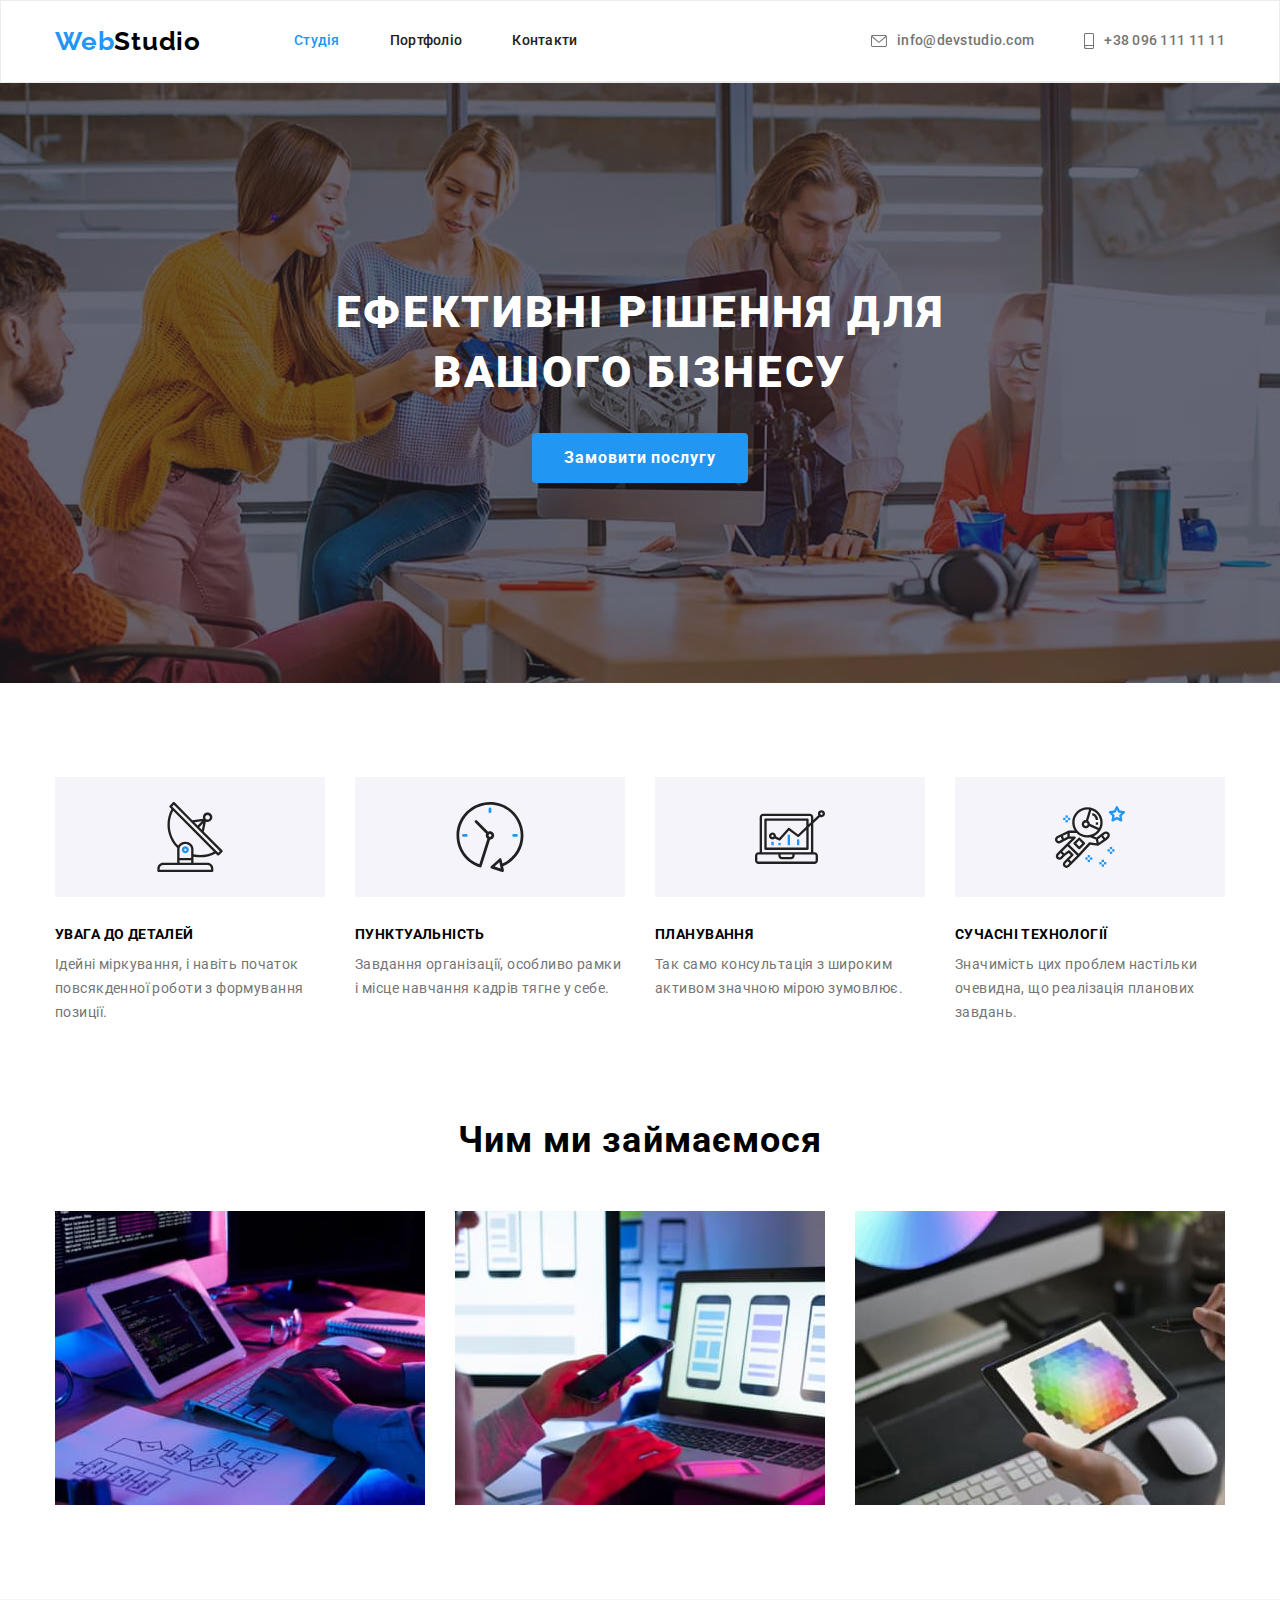
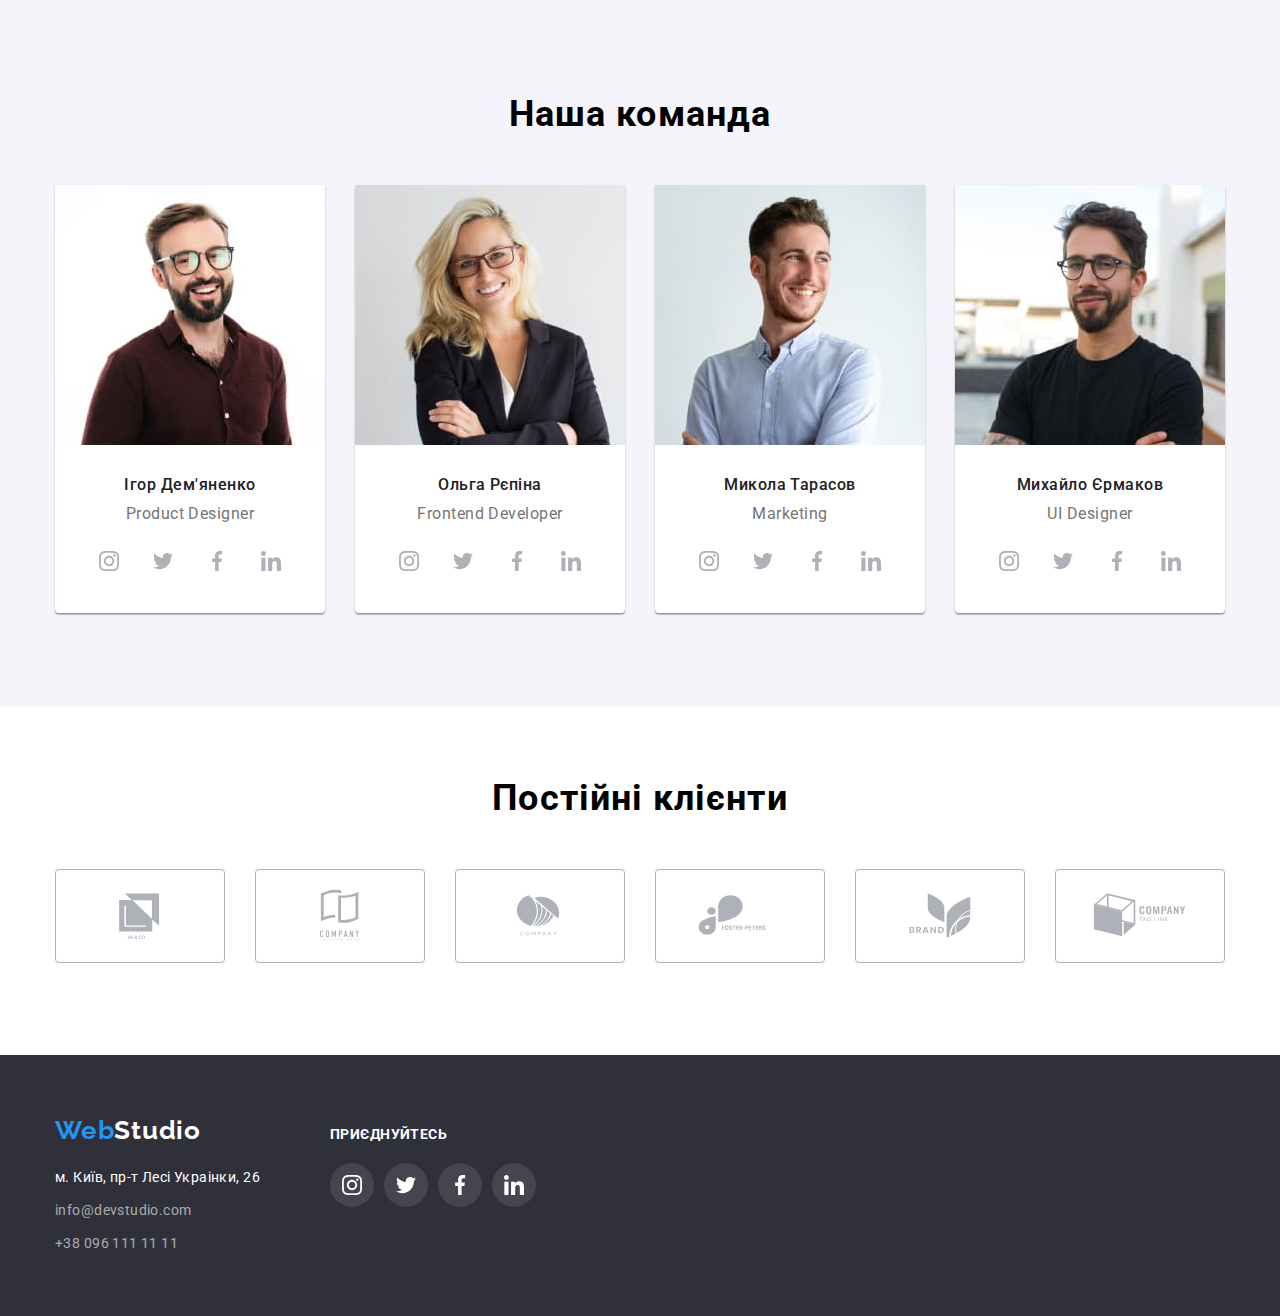
<file: index.html>
<!DOCTYPE html>
<html lang="uk">
  <head>
    <meta charset="UTF-8" />
    <meta http-equiv="X-UA-Compatible" content="IE=edge" />
    <meta name="viewport" content="width=device-width, initial-scale=1.0" />
    <title>WebStudio</title>
    <link rel="preconnect" href="https://fonts.googleapis.com" />
    <link rel="preconnect" href="https://fonts.gstatic.com" crossorigin />
    <link
      href="https://fonts.googleapis.com/css2?family=Raleway:wght@700&family=Roboto:wght@400;500;700;900&display=swap"
      rel="stylesheet"
    />
    <link
      rel="stylesheet"
      href="https://cdnjs.cloudflare.com/ajax/libs/modern-normalize/1.1.0/modern-normalize.min.css"
    />
    <link rel="stylesheet" href="./css/styles.css" />
  </head>
  <body>
    <header class="header">
      <div class="container mb0 container-nav portfolio-nav">
        <nav class="nav">
          <a class="logo list" href="/" lang="en"> <span class="logo-left list">Web</span>Studio</a>
          <ul class="site-nav list">
            <li class="item"><a class="link-current" href="#">Студія</a></li>
            <li class="item"><a class="link" href="./portfolio.html">Портфоліо</a></li>
            <li class="item"><a class="link" href="#">Контакти</a></li>
          </ul>
        </nav>
        <ul class="contacts-nav list">
          <li class="item">
            <a class="contacts-link link" href="mailto:info@devstudio.com">
              <svg class="mail-icon" width="16px" height="12px">
                <use href="./images/icon/symbol-defs.svg#icon-envelope"></use>
              </svg>
              info@devstudio.com</a
            >
          </li>
          <li class="item">
            <a class="contacts-link link" href="tel:+380961111111"
              ><svg class="mail-icon" width="10px" height="16px">
                <use href="./images/icon/symbol-defs.svg#icon-smartphone"></use></svg
              >+38 096 111 11 11</a
            >
          </li>
        </ul>
      </div>
    </header>

    <main>
      <!--Шапка-->

      <section class="hero">
        <div class="container mb0">
          <h1 class="hero-title">Ефективні рішення для вашого бізнесу</h1>
          <button type="button" class="hero-button">Замовити послугу</button>
        </div>
      </section>

      <!--Особливості-->

      <section class="features">
        <div class="container">
          <h2 class="features-title">Особливості</h2>
          <ul class="list features-main">
            <li class="features-list">
              <div class="features-icon">
                <svg width="70px" height="70px">
                  <use href="./images/icon/symbol-defs.svg#icon-antenna"></use>
                </svg>
              </div>
              <h3 class="features-name">Увага до деталей</h3>
              <p class="features-text">
                Ідейні міркування, і навіть початок повсякденної роботи з формування позиції.
              </p>
            </li>
            <li class="features-list">
              <div class="features-icon">
                <svg width="70px" height="70px">
                  <use href="./images/icon/symbol-defs.svg#icon-clock"></use>
                </svg>
              </div>
              <h3 class="features-name">Пунктуальність</h3>
              <p class="features-text">
                Завдання організації, особливо рамки і місце навчання кадрів тягне у себе.
              </p>
            </li>
            <li class="features-list">
              <div class="features-icon">
                <svg width="70px" height="70px">
                  <use href="./images/icon/symbol-defs.svg#icon-diagram"></use>
                </svg>
              </div>
              <h3 class="features-name">Планування</h3>
              <p class="features-text">
                Так само консультація з широким активом значною мірою зумовлює.
              </p>
            </li>
            <li class="features-list">
              <div class="features-icon">
                <svg width="70px" height="70px">
                  <use href="./images/icon/symbol-defs.svg#icon-astronaut"></use>
                </svg>
              </div>
              <h3 class="features-name">Сучасні технології</h3>
              <p class="features-text">
                Значимість цих проблем настільки очевидна, що реалізація планових завдань.
              </p>
            </li>
          </ul>
        </div>
      </section>

      <!--Чим ми займаємося-->

      <section class="work">
        <div class="container">
          <h2 class="work-title">Чим ми займаємося</h2>
          <ul class="work-main list">
            <li>
              <img
                class="work-img"
                src="./images/box1.jpg"
                alt="етап розроблення плану"
                width="370"
              />
            </li>
            <li>
              <img
                class="work-img"
                src="./images/box2.jpg"
                alt="етап розроблення макету"
                width="370"
              />
            </li>
            <li>
              <img
                class="work-img"
                src="./images/box3.jpg"
                alt="етап розроблення дизайну"
                width="370"
              />
            </li>
          </ul>
        </div>
      </section>

      <!--Наша команда-->

      <section class="team">
        <div class="container mb0">
          <h2 class="team-title">Наша команда</h2>
          <ul class="team-main list">
            <li class="item">
              <img
                class="team-img"
                src="./images/igor.jpg"
                alt="дизайнер Ігор Дем'яненко"
                width="270"
              />
              <div class="team-div">
                <h3 class="team-name">Ігор Дем'яненко</h3>
                <p class="team-text" lang="en">Product Designer</p>
                <ul class="social-list list">
                  <li>
                    <a class="social-link" href="#">
                      <svg class="social-icon" width="20px" height="20px">
                        <use href="./images/icon/symbol-defs.svg#icon-instagram"></use></svg
                    ></a>
                  </li>
                  <li>
                    <a class="social-link" href="#">
                      <svg class="social-icon" width="20px" height="20px">
                        <use href="./images/icon/symbol-defs.svg#icon-twitter"></use></svg
                    ></a>
                  </li>
                  <li>
                    <a class="social-link" href="#">
                      <svg class="social-icon" width="20px" height="20px">
                        <use href="./images/icon/symbol-defs.svg#icon-facebook"></use></svg
                    ></a>
                  </li>
                  <li>
                    <a class="social-link" href="#">
                      <svg class="social-icon" width="20px" height="20px">
                        <use href="./images/icon/symbol-defs.svg#icon-linkedin"></use></svg
                    ></a>
                  </li>
                </ul>
              </div>
            </li>
            <li class="item">
              <img
                class="team-img"
                src="./images/olga.jpg"
                alt="фронтенд-розробник Ольга Рєпіна"
                width="270"
              />
              <div class="team-div">
                <h3 class="team-name">Ольга Рєпіна</h3>
                <p class="team-text" lang="en">Frontend Developer</p>
                <ul class="social-list list">
                  <li>
                    <a class="social-link" href="#">
                      <svg class="social-icon" width="20px" height="20px">
                        <use href="./images/icon/symbol-defs.svg#icon-instagram"></use></svg
                    ></a>
                  </li>
                  <li>
                    <a class="social-link" href="#">
                      <svg class="social-icon" width="20px" height="20px">
                        <use href="./images/icon/symbol-defs.svg#icon-twitter"></use></svg
                    ></a>
                  </li>
                  <li>
                    <a class="social-link" href="#">
                      <svg class="social-icon" width="20px" height="20px">
                        <use href="./images/icon/symbol-defs.svg#icon-facebook"></use></svg
                    ></a>
                  </li>
                  <li>
                    <a class="social-link" href="#">
                      <svg class="social-icon" width="20px" height="20px">
                        <use href="./images/icon/symbol-defs.svg#icon-linkedin"></use></svg
                    ></a>
                  </li>
                </ul>
              </div>
            </li>
            <li class="item">
              <img
                class="team-img"
                src="./images/nik.jpg"
                alt="маркетолог Микола Тарасов"
                width="270"
              />
              <div class="team-div">
                <h3 class="team-name">Микола Тарасов</h3>
                <p class="team-text" lang="en">Marketing</p>
                <ul class="social-list list">
                  <li>
                    <a class="social-link" href="#">
                      <svg class="social-icon" width="20px" height="20px">
                        <use href="./images/icon/symbol-defs.svg#icon-instagram"></use></svg
                    ></a>
                  </li>
                  <li>
                    <a class="social-link" href="#">
                      <svg class="social-icon" width="20px" height="20px">
                        <use href="./images/icon/symbol-defs.svg#icon-twitter"></use></svg
                    ></a>
                  </li>
                  <li>
                    <a class="social-link" href="#">
                      <svg class="social-icon" width="20px" height="20px">
                        <use href="./images/icon/symbol-defs.svg#icon-facebook"></use></svg
                    ></a>
                  </li>
                  <li>
                    <a class="social-link" href="#">
                      <svg class="social-icon" width="20px" height="20px">
                        <use href="./images/icon/symbol-defs.svg#icon-linkedin"></use></svg
                    ></a>
                  </li>
                </ul>
              </div>
            </li>
            <li class="item">
              <img
                class="team-img"
                src="./images/michael.jpg"
                alt="дизайнер Михайло Єрмаков"
                width="270"
              />
              <div class="team-div">
                <h3 class="team-name">Михайло Єрмаков</h3>
                <p class="team-text" lang="en">UI Designer</p>
                <ul class="social-list list">
                  <li>
                    <a class="social-link" href="#">
                      <svg class="social-icon" width="20px" height="20px">
                        <use href="./images/icon/symbol-defs.svg#icon-instagram"></use></svg
                    ></a>
                  </li>
                  <li>
                    <a class="social-link" href="#">
                      <svg class="social-icon" width="20px" height="20px">
                        <use href="./images/icon/symbol-defs.svg#icon-twitter"></use></svg
                    ></a>
                  </li>
                  <li>
                    <a class="social-link" href="#">
                      <svg class="social-icon" width="20px" height="20px">
                        <use href="./images/icon/symbol-defs.svg#icon-facebook"></use></svg
                    ></a>
                  </li>
                  <li>
                    <a class="social-link" href="#">
                      <svg class="social-icon" width="20px" height="20px">
                        <use href="./images/icon/symbol-defs.svg#icon-linkedin"></use></svg
                    ></a>
                  </li>
                </ul>
              </div>
            </li>
          </ul>
        </div>
      </section>

      <!--Постійні клієнти -->

      <section class="customers">
        <div class="container mb0">
          <h2 class="customers-title">Постійні клієнти</h2>
          <ul class="customers-main list">
            <li class="customers-list item">
              <a class="customers-link" href="#"
                ><svg width="106px" height="60px">
                  <use href="./images/icon/symbol-defs.svg#icon-company1"></use></svg
              ></a>
            </li>
            <li class="customers-list item">
              <a class="customers-link" href="#">
                <svg width="106px" height="60px">
                  <use href="./images/icon/symbol-defs.svg#icon-company2"></use></svg
              ></a>
            </li>
            <li class="customers-list item">
              <a class="customers-link" href="#"
                ><svg width="106px" height="60px">
                  <use href="./images/icon/symbol-defs.svg#icon-company3"></use></svg
              ></a>
            </li>
            <li class="customers-list item">
              <a class="customers-link" href="#"
                ><svg width="106px" height="60px">
                  <use href="./images/icon/symbol-defs.svg#icon-company4"></use></svg
              ></a>
            </li>
            <li class="customers-list item">
              <a class="customers-link" href="#"
                ><svg width="106px" height="60px">
                  <use href="./images/icon/symbol-defs.svg#icon-company5"></use></svg
              ></a>
            </li>
            <li class="customers-list item">
              <a class="customers-link" href="#"
                ><svg width="106px" height="60px">
                  <use href="./images/icon/symbol-defs.svg#icon-company6"></use></svg
              ></a>
            </li>
          </ul>
        </div>
      </section>
    </main>

    <footer class="footer">
      <div class="container mb0 footer-position">
        <div>
          <!--Назва компанії-->
          <a href="/" lang="en" class="footer-logo list">
            <span class="logo-left list">Web</span>Studio</a
          >
          <!--Адреса-->
          <address class="address">
            <ul class="footer-list list">
              <li class="item">
                <a
                  class="footer-address link"
                  href="https://goo.gl/maps/CPtrU1FHBa2aNyZL9"
                  target="_blank"
                  rel="noopener noreferrer nofollow"
                  >м. Київ, пр-т Лесі Украінки, 26</a
                >
              </li>
              <li class="item">
                <a class="link" href="mailto:info@devstudio.com">info@devstudio.com</a>
              </li>
              <li class="item"><a class="link" href="tel:+380961111111">+38 096 111 11 11</a></li>
            </ul>
          </address>
        </div>
        <div class="footer-social">
          <p class="foter-social-text">приєднуйтесь</p>
          <div class="social-footer">
            <ul class="social-list-footer list">
              <li>
                <a class="social-link-footer" href="#">
                  <svg class="social-icon-footer" width="20px" height="20px">
                    <use href="./images/icon/symbol-defs.svg#icon-instagram"></use></svg
                ></a>
              </li>
              <li>
                <a class="social-link-footer" href="#">
                  <svg class="social-icon-footer" width="20px" height="20px">
                    <use href="./images/icon/symbol-defs.svg#icon-twitter"></use></svg
                ></a>
              </li>
              <li>
                <a class="social-link-footer" href="#">
                  <svg class="social-icon-footer" width="20px" height="20px">
                    <use href="./images/icon/symbol-defs.svg#icon-facebook"></use></svg
                ></a>
              </li>
              <li>
                <a class="social-link-footer" href="#">
                  <svg class="social-icon-footer" width="20px" height="20px">
                    <use href="./images/icon/symbol-defs.svg#icon-linkedin"></use></svg
                ></a>
              </li>
            </ul>
          </div>
        </div>
      </div>
    </footer>
  </body>
</html>
</file>
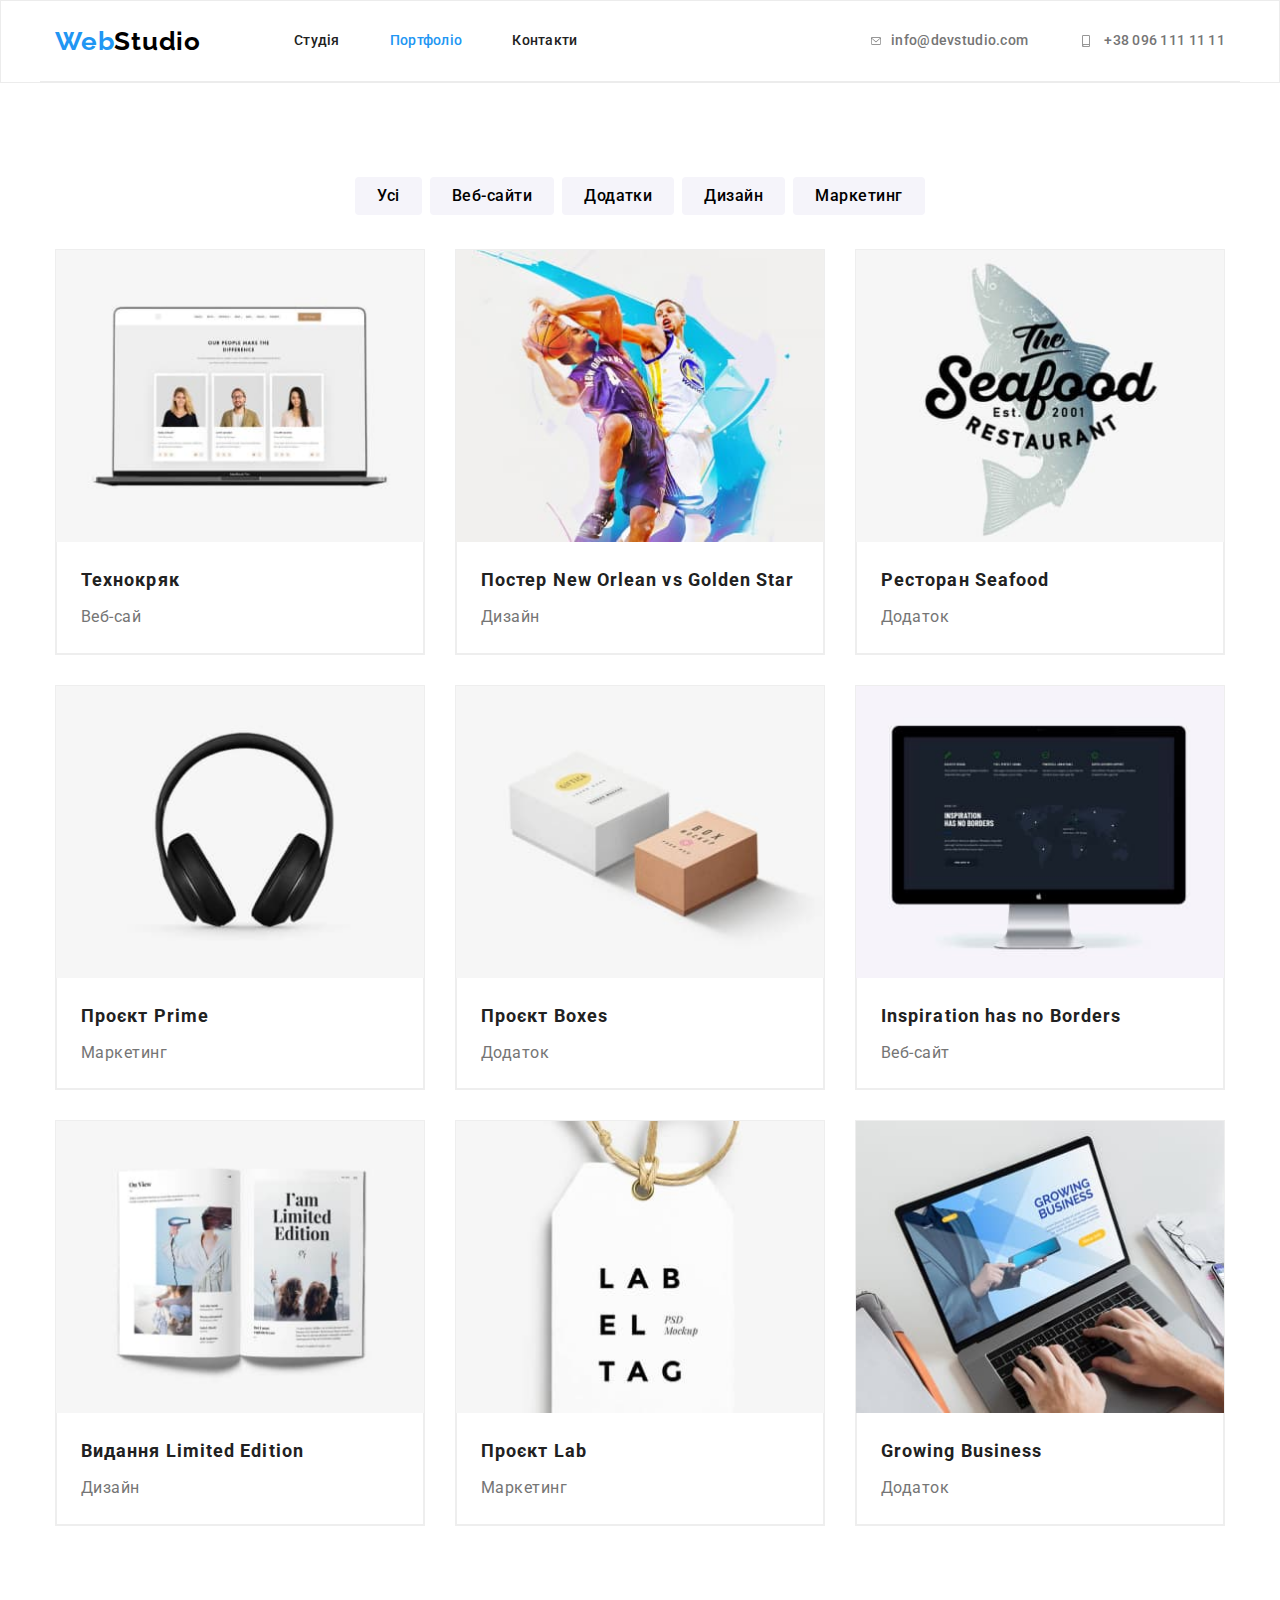
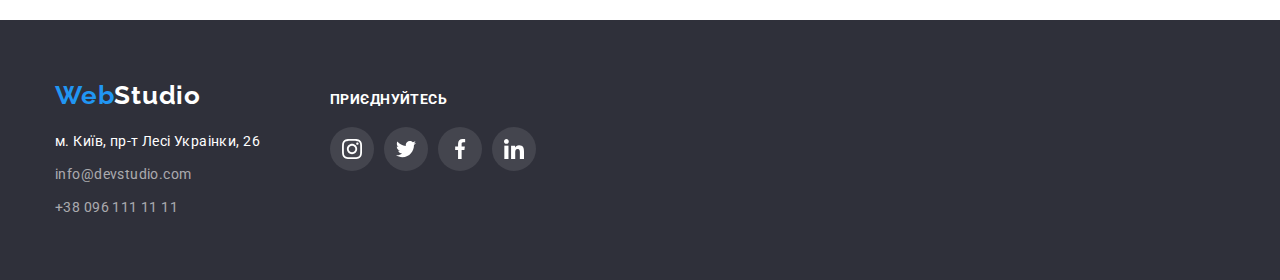
<file: portfolio.html>
<!DOCTYPE html>
<html lang="uk">
  <head>
    <meta charset="UTF-8" />
    <meta http-equiv="X-UA-Compatible" content="IE=edge" />
    <meta name="viewport" content="width=device-width, initial-scale=1.0" />
    <title>WebStudio</title>
    <link rel="preconnect" href="https://fonts.googleapis.com" />
    <link rel="preconnect" href="https://fonts.gstatic.com" crossorigin />
    <link
      href="https://fonts.googleapis.com/css2?family=Raleway:wght@700&family=Roboto:wght@400;500;700;900&display=swap"
      rel="stylesheet"
    />
    <link
      rel="stylesheet"
      href="https://cdnjs.cloudflare.com/ajax/libs/modern-normalize/1.1.0/modern-normalize.min.css"
    />
    <link rel="stylesheet" href="./css/styles.css" />
  </head>
  <body>
    <header class="header">
      <div class="container mb0 container-nav portfolio-nav">
        <nav class="nav">
          <a class="logo list" href="/" lang="en"> <span class="logo-left list">Web</span>Studio</a>
          <ul class="site-nav list">
            <li class="item"><a class="link" href="./index.html">Студія</a></li>
            <li class="item"><a class="link-current" href="#">Портфоліо</a></li>
            <li class="item"><a class="link" href="#">Контакти</a></li>
          </ul>
        </nav>
        <ul class="contacts-nav list">
          <li class="item">
            <a class="contacts-link link" href="mailto:info@devstudio.com">
              <svg class="mail-icon" width="10px" height="16px">
                <use href="./images/icon/symbol-defs.svg#icon-envelope"></use>
              </svg>
              info@devstudio.com</a
            >
          </li>
          <li class="item">
            <a class="contacts-link link" href="tel:+380961111111"
              ><svg class="mail-icon" width="16px" height="12px">
                <use href="./images/icon/symbol-defs.svg#icon-smartphone"></use></svg
              >+38 096 111 11 11</a
            >
          </li>
        </ul>
      </div>
    </header>

    <main>
      <section class="portfolio">
        <div class="container">
          <h1 class="portfolio-title-1">Портфоліо</h1>
          <ul class="portfolio-batton-main list">
            <li class="item"><button class="portfolio-button" type="button">Усі</button></li>
            <li class="item"><button class="portfolio-button" type="button">Веб-сайти</button></li>
            <li class="item"><button class="portfolio-button" type="button">Додатки</button></li>
            <li class="item"><button class="portfolio-button" type="button">Дизайн</button></li>
            <li class="item"><button class="portfolio-button" type="button">Маркетинг</button></li>
          </ul>
          <ul class="portfolio-list list">
            <li class="portfolio-item link">
              <a class="portfolio-link" href="#">
                <img src="./images/portfolio/tehnocrack.jpg" alt="Веб-сайт технокряк" width="370" />
                <div class="portfolio-div">
                  <h2 class="portfolio-title">Технокряк</h2>
                  <p class="portfolio-text">Веб-сай</p>
                </div></a
              >
            </li>
            <li class="portfolio-item">
              <a class="portfolio-link" href="#">
                <img
                  src="./images/portfolio/neworlean.jpg"
                  alt="Дизайн постеру new orlean vs golden star"
                  width="370"
                />
                <div class="portfolio-div">
                  <h2 class="portfolio-title">Постер New Orlean vs Golden Star</h2>
                  <p class="portfolio-text">Дизайн</p>
                </div>
              </a>
            </li>
            <li class="portfolio-item">
              <a class="portfolio-link" href="#">
                <img
                  src="./images/portfolio/seafood.jpg"
                  alt="Додаток ресторану Сіафуд"
                  width="370"
                />
                <div class="portfolio-div">
                  <h2 class="portfolio-title">Ресторан Seafood</h2>
                  <p class="portfolio-text">Додаток</p>
                </div></a
              >
            </li>
            <li class="portfolio-item">
              <a class="portfolio-link" href="#">
                <img src="./images/portfolio/prime.jpg" alt="Маркетинг проєкт Прайм" width="370" />
                <div class="portfolio-div">
                  <h2 class="portfolio-title">Проєкт Prime</h2>
                  <p class="portfolio-text">Маркетинг</p>
                </div></a
              >
            </li>
            <li class="portfolio-item">
              <a class="portfolio-link" href="#">
                <img src="./images/portfolio/boxes.jpg" alt="Додаток Боксес" width="370" />
                <div class="portfolio-div">
                  <h2 class="portfolio-title">Проєкт Boxes</h2>
                  <p class="portfolio-text">Додаток</p>
                </div></a
              >
            </li>
            <li class="portfolio-item">
              <a class="portfolio-link" href="#">
                <img
                  src="./images/portfolio/inspiration.jpg"
                  alt="Веб-сайт Натхнення не має кордонів"
                  width="370"
                />
                <div class="portfolio-div">
                  <h2 class="portfolio-title">Inspiration has no Borders</h2>
                  <p class="portfolio-text">Веб-сайт</p>
                </div></a
              >
            </li>
            <li class="portfolio-item">
              <a class="portfolio-link" href="#">
                <img
                  src="./images/portfolio/limitededition.jpg"
                  alt="Дизайн проект з назвою Обмежене видання"
                  width="370"
                />
                <div class="portfolio-div">
                  <h2 class="portfolio-title">Видання Limited Edition</h2>
                  <p class="portfolio-text">Дизайн</p>
                </div></a
              >
            </li>
            <li class="portfolio-item">
              <a class="portfolio-link" href="#">
                <img src="./images/portfolio/lab.jpg" alt="Маркетинг проєкт Лаб" width="370" />
                <div class="portfolio-div">
                  <h2 class="portfolio-title">Проєкт Lab</h2>
                  <p class="portfolio-text">Маркетинг</p>
                </div></a
              >
            </li>
            <li class="portfolio-item">
              <a class="portfolio-link" href="#">
                <img
                  src="./images/portfolio/growingbusiness.jpg"
                  alt="Додаток Зростаючий бізнес"
                  width="370"
                />
                <div class="portfolio-div">
                  <h2 class="portfolio-title">Growing Business</h2>
                  <p class="portfolio-text">Додаток</p>
                </div></a
              >
            </li>
          </ul>
        </div>
      </section>
    </main>

    <footer class="footer">
      <div class="container mb0 footer-position">
        <div>
          <!--Назва компанії-->
          <a href="/" lang="en" class="footer-logo list">
            <span class="logo-left list">Web</span>Studio</a
          >
          <!--Адреса-->
          <address class="address">
            <ul class="footer-list list">
              <li class="item">
                <a
                  class="footer-address link"
                  href="https://goo.gl/maps/CPtrU1FHBa2aNyZL9"
                  target="_blank"
                  rel="noopener noreferrer nofollow"
                  >м. Київ, пр-т Лесі Украінки, 26</a
                >
              </li>
              <li class="item">
                <a class="link" href="mailto:info@devstudio.com">info@devstudio.com</a>
              </li>
              <li class="item"><a class="link" href="tel:+380961111111">+38 096 111 11 11</a></li>
            </ul>
          </address>
        </div>
        <div class="footer-social">
          <p class="foter-social-text">приєднуйтесь</p>
          <div class="social-footer">
            <ul class="social-list-footer list">
              <li>
                <a class="social-link-footer" href="#">
                  <svg class="social-icon-footer" width="20px" height="20px">
                    <use href="./images/icon/symbol-defs.svg#icon-instagram"></use></svg
                ></a>
              </li>
              <li>
                <a class="social-link-footer" href="#">
                  <svg class="social-icon-footer" width="20px" height="20px">
                    <use href="./images/icon/symbol-defs.svg#icon-twitter"></use></svg
                ></a>
              </li>
              <li>
                <a class="social-link-footer" href="#">
                  <svg class="social-icon-footer" width="20px" height="20px">
                    <use href="./images/icon/symbol-defs.svg#icon-facebook"></use></svg
                ></a>
              </li>
              <li>
                <a class="social-link-footer" href="#">
                  <svg class="social-icon-footer" width="20px" height="20px">
                    <use href="./images/icon/symbol-defs.svg#icon-linkedin"></use></svg
                ></a>
              </li>
            </ul>
          </div>
        </div>
      </div>
    </footer>
  </body>
</html>
</file>
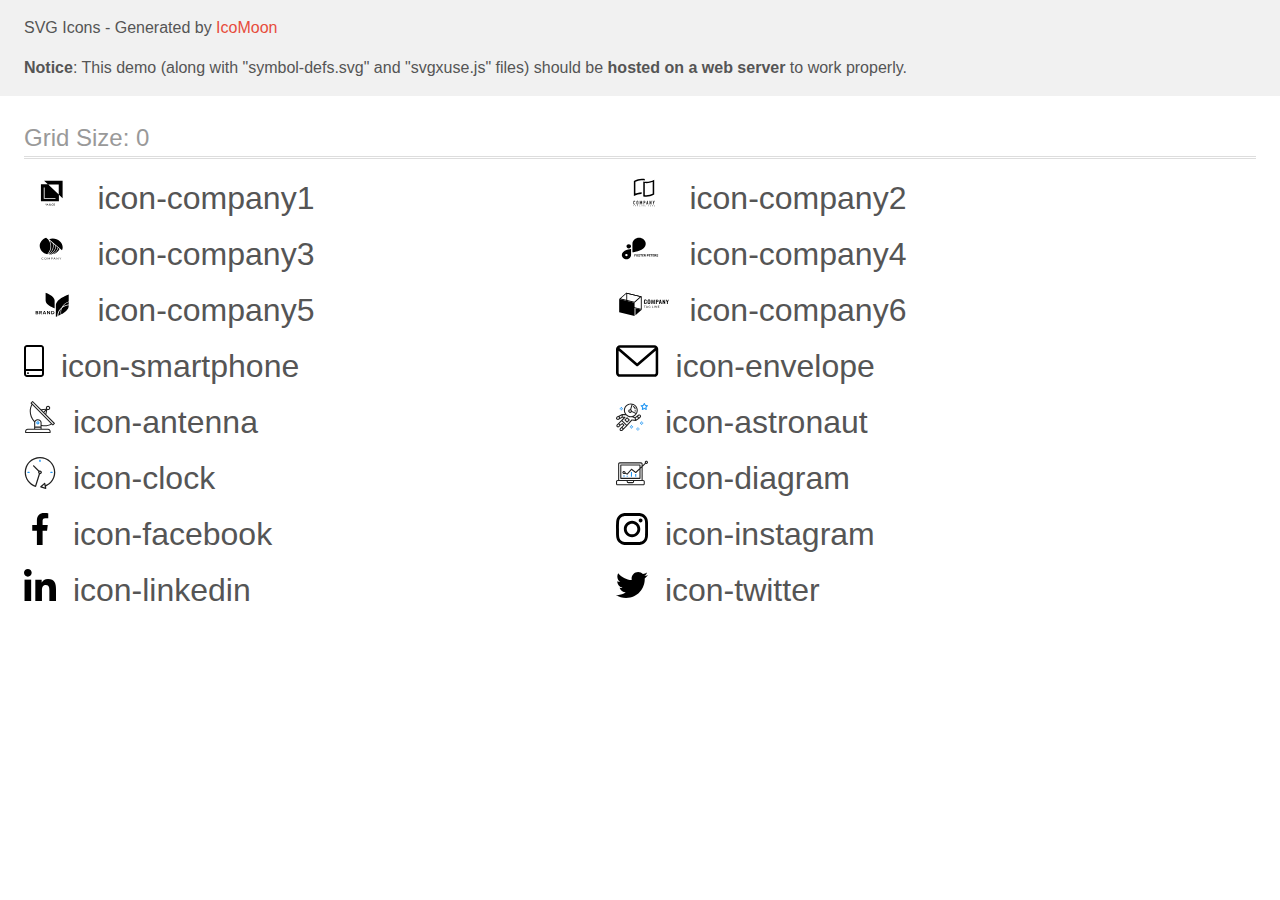
<file: images/icomoon/demo-external-svg.html>
<!doctype html>
<html>
<head>
    <title>IcoMoon - SVG Icons</title>
    <meta charset="utf-8">
    <meta name="viewport" content="width=device-width, initial-scale=1">
    <link rel="stylesheet" href="demo-files/demo.css">
    <link rel="stylesheet" href="style.css">
</head>
<body>
<header class="bgc1 clearfix">
<div class="mhl">
    <p>SVG Icons - Generated by <a href="https://icomoon.io/app">IcoMoon</a></p><p><strong>Notice</strong>: This demo (along with "symbol-defs.svg" and "svgxuse.js" files) should be <b>hosted on a web server</b> to work properly.</p>
</div>
</header>
    <div class="clearfix mhl ptl">
        <h1 class="mvm mtn fgc1">Grid Size: 0</h1>
        <div class="glyph fs1">
            <div class="clearfix pbs">
                <svg class="icon icon-company1"><use xlink:href="symbol-defs.svg#icon-company1"></use></svg><span class="name"> icon-company1</span>
            </div>
        </div>
        <div class="glyph fs1">
            <div class="clearfix pbs">
                <svg class="icon icon-company2"><use xlink:href="symbol-defs.svg#icon-company2"></use></svg><span class="name"> icon-company2</span>
            </div>
        </div>
        <div class="glyph fs1">
            <div class="clearfix pbs">
                <svg class="icon icon-company3"><use xlink:href="symbol-defs.svg#icon-company3"></use></svg><span class="name"> icon-company3</span>
            </div>
        </div>
        <div class="glyph fs1">
            <div class="clearfix pbs">
                <svg class="icon icon-company4"><use xlink:href="symbol-defs.svg#icon-company4"></use></svg><span class="name"> icon-company4</span>
            </div>
        </div>
        <div class="glyph fs1">
            <div class="clearfix pbs">
                <svg class="icon icon-company5"><use xlink:href="symbol-defs.svg#icon-company5"></use></svg><span class="name"> icon-company5</span>
            </div>
        </div>
        <div class="glyph fs1">
            <div class="clearfix pbs">
                <svg class="icon icon-company6"><use xlink:href="symbol-defs.svg#icon-company6"></use></svg><span class="name"> icon-company6</span>
            </div>
        </div>
        <div class="glyph fs1">
            <div class="clearfix pbs">
                <svg class="icon icon-smartphone"><use xlink:href="symbol-defs.svg#icon-smartphone"></use></svg><span class="name"> icon-smartphone</span>
            </div>
        </div>
        <div class="glyph fs1">
            <div class="clearfix pbs">
                <svg class="icon icon-envelope"><use xlink:href="symbol-defs.svg#icon-envelope"></use></svg><span class="name"> icon-envelope</span>
            </div>
        </div>
        <div class="glyph fs1">
            <div class="clearfix pbs">
                <svg class="icon icon-antenna"><use xlink:href="symbol-defs.svg#icon-antenna"></use></svg><span class="name"> icon-antenna</span>
            </div>
        </div>
        <div class="glyph fs1">
            <div class="clearfix pbs">
                <svg class="icon icon-astronaut"><use xlink:href="symbol-defs.svg#icon-astronaut"></use></svg><span class="name"> icon-astronaut</span>
            </div>
        </div>
        <div class="glyph fs1">
            <div class="clearfix pbs">
                <svg class="icon icon-clock"><use xlink:href="symbol-defs.svg#icon-clock"></use></svg><span class="name"> icon-clock</span>
            </div>
        </div>
        <div class="glyph fs1">
            <div class="clearfix pbs">
                <svg class="icon icon-diagram"><use xlink:href="symbol-defs.svg#icon-diagram"></use></svg><span class="name"> icon-diagram</span>
            </div>
        </div>
        <div class="glyph fs1">
            <div class="clearfix pbs">
                <svg class="icon icon-facebook"><use xlink:href="symbol-defs.svg#icon-facebook"></use></svg><span class="name"> icon-facebook</span>
            </div>
        </div>
        <div class="glyph fs1">
            <div class="clearfix pbs">
                <svg class="icon icon-instagram"><use xlink:href="symbol-defs.svg#icon-instagram"></use></svg><span class="name"> icon-instagram</span>
            </div>
        </div>
        <div class="glyph fs1">
            <div class="clearfix pbs">
                <svg class="icon icon-linkedin"><use xlink:href="symbol-defs.svg#icon-linkedin"></use></svg><span class="name"> icon-linkedin</span>
            </div>
        </div>
        <div class="glyph fs1">
            <div class="clearfix pbs">
                <svg class="icon icon-twitter"><use xlink:href="symbol-defs.svg#icon-twitter"></use></svg><span class="name"> icon-twitter</span>
            </div>
        </div>
  </div>
<script defer src="svgxuse.js"></script>
</body>
</html>
</file>
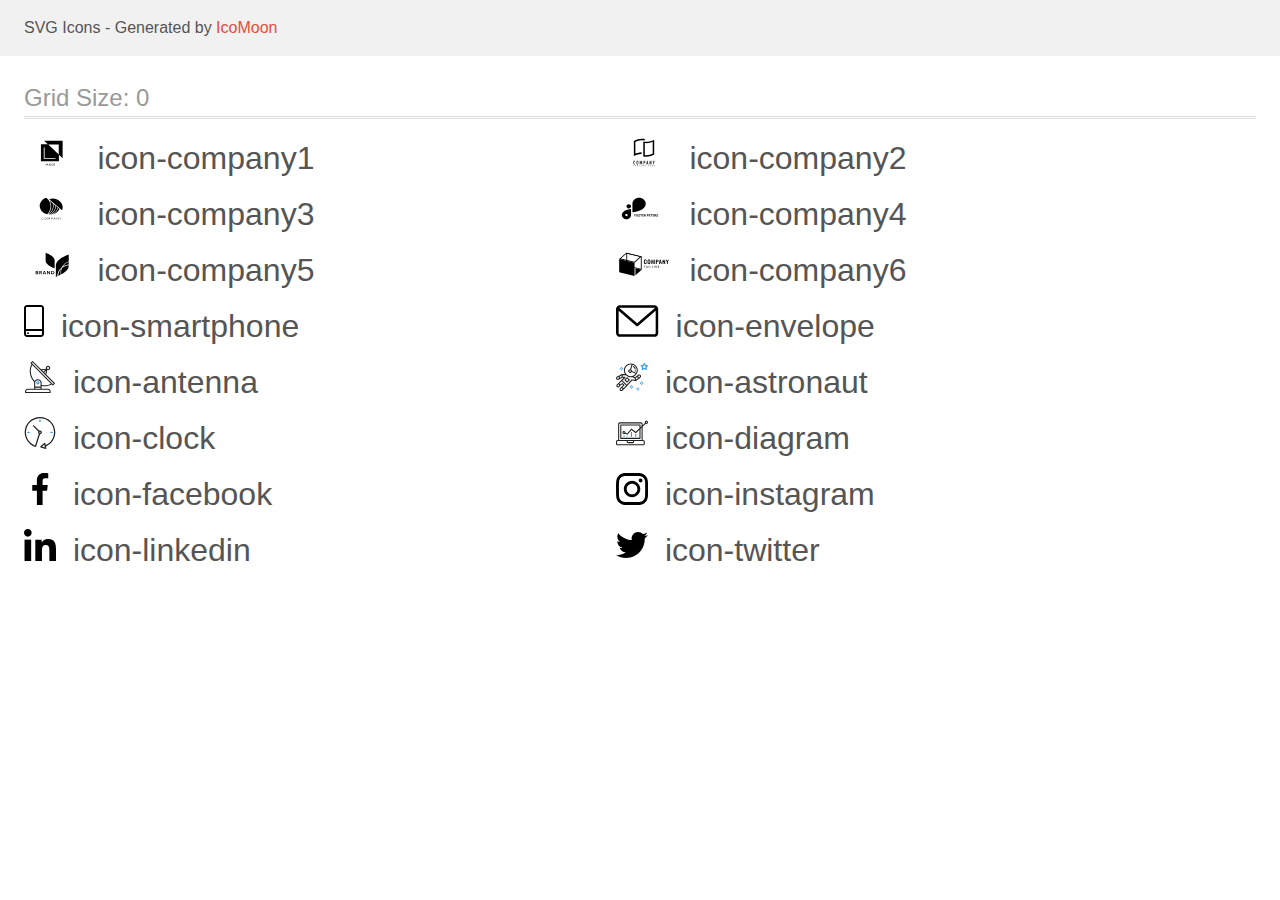
<file: images/icomoon/demo.html>
<!doctype html>
<html>
<head>
    <title>IcoMoon - SVG Icons</title>
    <meta charset="utf-8">
    <meta name="viewport" content="width=device-width, initial-scale=1">
    <link rel="stylesheet" href="demo-files/demo.css">
    <link rel="stylesheet" href="style.css">
</head>
<body>
<svg aria-hidden="true" style="position: absolute; width: 0; height: 0; overflow: hidden;" version="1.1" xmlns="http://www.w3.org/2000/svg" xmlns:xlink="http://www.w3.org/1999/xlink">
<defs>
<symbol id="icon-company1" viewBox="0 0 57 32">
<path d="M20.267 3.733l3.738 3.538-6.938-0.004v17.166h18.133v-6.564l3.733 3.534v-17.671h-18.667zM35.036 17.455l-10.597-10.032h10.597v10.032zM31.746 21.923h-11.81v-11.545h0.835v10.764h10.975v0.782zM22.725 26.72l-0.436 0.898-0.436-0.898h-0.366l0.637 1.198v0.698h0.331v-0.698l0.635-1.198h-0.365zM23.273 28.615l0.154-0.441h0.734l0.155 0.441h0.344l-0.717-1.896h-0.296l-0.716 1.896h0.342zM23.794 27.122l0.275 0.786h-0.549l0.275-0.786zM25.531 27.863c-0.048 0.073-0.072 0.153-0.072 0.241 0 0.16 0.056 0.29 0.168 0.389s0.263 0.148 0.451 0.148 0.349-0.051 0.484-0.152l0.107 0.126h0.367l-0.279-0.329c0.109-0.149 0.164-0.341 0.164-0.574h-0.275c0 0.128-0.026 0.243-0.079 0.348l-0.366-0.432 0.129-0.094c0.091-0.066 0.157-0.132 0.197-0.198s0.060-0.14 0.060-0.219c0-0.12-0.044-0.22-0.133-0.301s-0.201-0.122-0.339-0.122c-0.153 0-0.274 0.043-0.365 0.13s-0.135 0.203-0.135 0.352c0 0.061 0.014 0.124 0.043 0.189s0.081 0.144 0.155 0.237c-0.141 0.101-0.235 0.188-0.283 0.262zM26.386 28.282c-0.093 0.071-0.193 0.107-0.299 0.107-0.095 0-0.17-0.027-0.227-0.082s-0.085-0.126-0.085-0.214c0-0.102 0.052-0.192 0.156-0.271l0.040-0.029 0.414 0.488zM26.046 27.442c-0.089-0.11-0.134-0.202-0.134-0.275 0-0.063 0.018-0.116 0.055-0.158s0.085-0.063 0.147-0.063c0.057 0 0.105 0.018 0.142 0.053s0.056 0.077 0.056 0.126c0 0.075-0.027 0.136-0.081 0.184l-0.040 0.033-0.145 0.099zM29.132 28.472c0.13-0.114 0.205-0.272 0.224-0.474h-0.328c-0.017 0.135-0.059 0.232-0.124 0.29s-0.162 0.087-0.292 0.087c-0.142 0-0.249-0.054-0.323-0.161s-0.109-0.264-0.109-0.469v-0.168c0.002-0.202 0.041-0.355 0.117-0.46s0.188-0.158 0.331-0.158c0.123 0 0.217 0.030 0.28 0.091s0.104 0.158 0.12 0.294h0.328c-0.021-0.207-0.095-0.368-0.223-0.482s-0.296-0.171-0.505-0.171c-0.155 0-0.293 0.037-0.411 0.111s-0.209 0.179-0.272 0.315c-0.063 0.136-0.095 0.294-0.095 0.473v0.177c0.003 0.174 0.035 0.328 0.098 0.46s0.151 0.234 0.266 0.306c0.115 0.071 0.249 0.107 0.4 0.107 0.216 0 0.389-0.056 0.52-0.169zM31.068 28.206c0.064-0.141 0.096-0.304 0.096-0.49v-0.105c-0.001-0.185-0.034-0.347-0.099-0.486s-0.158-0.247-0.277-0.32c-0.119-0.075-0.256-0.112-0.41-0.112s-0.292 0.038-0.411 0.113c-0.119 0.075-0.211 0.183-0.277 0.324s-0.098 0.305-0.098 0.49v0.107c0.001 0.181 0.034 0.342 0.099 0.48s0.159 0.246 0.279 0.322c0.121 0.075 0.258 0.112 0.411 0.112 0.155 0 0.293-0.037 0.411-0.112s0.212-0.183 0.276-0.323zM30.716 27.135c0.080 0.112 0.12 0.273 0.12 0.483v0.099c0 0.214-0.040 0.376-0.119 0.487s-0.19 0.167-0.336 0.167c-0.144 0-0.257-0.057-0.339-0.171s-0.121-0.275-0.121-0.483v-0.109c0.002-0.204 0.043-0.362 0.122-0.473s0.192-0.168 0.335-0.168c0.146 0 0.258 0.056 0.337 0.168z"></path>
</symbol>
<symbol id="icon-company2" viewBox="0 0 57 32">
<path d="M26.727 3.165h-0.073c-0.112-0.007-0.224-0.010-0.336-0.012v0h-0.243c-0.212 0-0.428 0.005-0.642 0.016-0.016-0.001-0.032-0.001-0.049 0-1.944 0.11-3.848 0.596-5.609 1.431l-0.231 0.111v11.809l0.54-0.183c0.474-0.163 0.978-0.309 1.5-0.445 1.411-0.362 2.861-0.555 4.317-0.574v1.551c-0.193 0.001-0.38 0.007-0.568 0.016h-0.045c-1.121 0.061-2.233 0.232-3.322 0.51-1.378 0.345-2.708 0.863-3.957 1.542v-15.145c1.298-0.757 2.695-1.325 4.151-1.688 1.278-0.33 2.593-0.5 3.913-0.504h0.228c0.273 0.007 0.538 0.019 0.788 0.038 0.658 0.046 1.31 0.15 1.95 0.311v1.527c-0.621-0.145-1.253-0.24-1.889-0.285-0.013-0.001-0.026-0.002-0.039-0.003-0.132-0.011-0.263-0.022-0.386-0.022zM29.415 4.726c0.339 0.026 0.689 0.038 1.044 0.038 1.388-0.005 2.769-0.182 4.114-0.528 1.378-0.346 2.706-0.865 3.956-1.543v14.875c-1.298 0.756-2.696 1.325-4.153 1.688-1.279 0.329-2.593 0.498-3.913 0.503-1 0.008-1.997-0.11-2.968-0.35v-14.971c0.229 0.053 0.465 0.102 0.706 0.142 0.394 0.066 0.81 0.115 1.214 0.145zM36.985 4.841l-0.54 0.182c-0.497 0.167-0.997 0.316-1.5 0.449-1.465 0.377-2.971 0.57-4.483 0.575-0.352 0-0.676-0.010-0.989-0.030l-0.43-0.028v12.148l0.37 0.033c0.343 0.030 0.696 0.045 1.052 0.045 1.191-0.005 2.377-0.159 3.531-0.457 0.95-0.238 1.874-0.57 2.759-0.991l0.231-0.111v-11.813z"></path>
<path d="M19.060 24.113c-0.078-0.080-0.171-0.144-0.274-0.186s-0.214-0.061-0.326-0.057c-0.119-0.002-0.237 0.021-0.347 0.065-0.101 0.040-0.193 0.101-0.27 0.178s-0.135 0.17-0.174 0.271c-0.042 0.107-0.063 0.22-0.062 0.335v2.023c-0.005 0.143 0.022 0.284 0.080 0.415 0.048 0.104 0.117 0.196 0.202 0.271 0.081 0.068 0.176 0.117 0.278 0.144 0.098 0.028 0.2 0.042 0.302 0.042 0.113 0.001 0.224-0.023 0.326-0.070 0.101-0.044 0.193-0.108 0.27-0.187 0.075-0.079 0.135-0.171 0.177-0.271 0.043-0.102 0.065-0.212 0.065-0.323v-0.226h-0.529v0.18c0.002 0.062-0.009 0.123-0.031 0.18-0.017 0.043-0.043 0.082-0.077 0.114-0.033 0.026-0.070 0.046-0.111 0.058-0.036 0.012-0.073 0.018-0.111 0.019-0.047 0.006-0.095-0.002-0.139-0.021s-0.081-0.049-0.11-0.088c-0.050-0.081-0.074-0.176-0.070-0.271v-1.887c-0.003-0.105 0.019-0.208 0.065-0.302 0.027-0.043 0.066-0.077 0.112-0.098s0.097-0.030 0.147-0.024c0.046-0.002 0.091 0.008 0.132 0.028s0.077 0.049 0.104 0.086c0.059 0.078 0.090 0.173 0.088 0.271v0.175h0.524v-0.206c0.001-0.121-0.021-0.241-0.065-0.354-0.039-0.106-0.099-0.203-0.177-0.285z"></path>
<path d="M22.202 24.090c-0.169-0.142-0.381-0.221-0.602-0.222-0.108 0-0.215 0.020-0.316 0.057-0.103 0.037-0.198 0.093-0.279 0.165-0.088 0.079-0.158 0.175-0.205 0.283-0.053 0.124-0.079 0.257-0.077 0.392v1.941c-0.004 0.137 0.023 0.272 0.077 0.397 0.048 0.104 0.118 0.197 0.205 0.271 0.081 0.075 0.176 0.133 0.279 0.171 0.101 0.037 0.208 0.056 0.316 0.057s0.215-0.020 0.316-0.057c0.105-0.038 0.202-0.096 0.286-0.171 0.084-0.076 0.152-0.168 0.2-0.271 0.054-0.125 0.081-0.261 0.077-0.397v-1.941c0.003-0.135-0.024-0.268-0.077-0.392-0.047-0.107-0.115-0.203-0.2-0.283zM21.955 26.706c0.004 0.052-0.003 0.104-0.021 0.152s-0.047 0.092-0.084 0.128c-0.070 0.059-0.158 0.091-0.249 0.091s-0.179-0.032-0.249-0.091c-0.037-0.036-0.066-0.080-0.084-0.128s-0.025-0.101-0.021-0.152v-1.941c-0.004-0.052 0.003-0.104 0.021-0.152s0.047-0.092 0.084-0.128c0.070-0.059 0.158-0.091 0.249-0.091s0.179 0.032 0.249 0.091c0.037 0.036 0.066 0.080 0.084 0.128s0.025 0.101 0.021 0.152v1.941z"></path>
<path d="M26.329 27.573v-3.674h-0.509l-0.668 1.945h-0.009l-0.673-1.945h-0.503v3.674h0.525v-2.235h0.009l0.514 1.58h0.262l0.518-1.58h0.009v2.235h0.525z"></path>
<path d="M29.311 24.157c-0.081-0.091-0.183-0.16-0.297-0.201-0.123-0.040-0.251-0.059-0.38-0.057h-0.78v3.674h0.523v-1.435h0.27c0.163 0.007 0.326-0.027 0.472-0.1 0.119-0.066 0.218-0.163 0.287-0.281 0.061-0.098 0.101-0.206 0.12-0.32 0.021-0.138 0.030-0.278 0.028-0.418 0.005-0.176-0.012-0.353-0.051-0.525-0.035-0.127-0.101-0.243-0.193-0.338zM29.041 25.277c-0.002 0.067-0.019 0.132-0.049 0.191-0.030 0.056-0.077 0.102-0.135 0.129-0.078 0.035-0.162 0.050-0.247 0.046h-0.239v-1.249h0.27c0.081-0.004 0.162 0.012 0.236 0.046 0.054 0.031 0.097 0.079 0.123 0.136 0.029 0.065 0.044 0.134 0.046 0.205 0 0.077 0 0.159 0 0.244s0.005 0.174 0 0.252h-0.005z"></path>
<path d="M31.791 23.899h-0.429l-0.809 3.674h0.523l0.154-0.789h0.714l0.154 0.789h0.524l-0.83-3.674zM31.308 26.283l0.258-1.332h0.009l0.256 1.332h-0.524z"></path>
<path d="M35.173 26.112h-0.009l-0.791-2.213h-0.503v3.674h0.523v-2.209h0.011l0.8 2.209h0.492v-3.674h-0.523v2.213z"></path>
<path d="M38.372 23.899l-0.421 1.461h-0.011l-0.421-1.461h-0.554l0.719 2.121v1.553h0.524v-1.553l0.719-2.121h-0.554z"></path>
<path d="M17.6 28.61h0.252v0.708h0.171v-0.708h0.251v-0.145h-0.675v0.145z"></path>
<path d="M19.721 28.465l-0.331 0.853h0.182l0.070-0.194h0.34l0.073 0.194h0.186l-0.339-0.853h-0.182zM19.694 28.981l0.116-0.316 0.116 0.316h-0.232z"></path>
<path d="M21.818 29.004h0.197v0.11c-0.058 0.046-0.129 0.071-0.202 0.072-0.034 0.002-0.069-0.004-0.1-0.019s-0.059-0.036-0.081-0.063c-0.045-0.065-0.068-0.143-0.063-0.222 0-0.19 0.082-0.285 0.246-0.285 0.043-0.004 0.086 0.007 0.121 0.032s0.061 0.062 0.072 0.104l0.169-0.033c-0.036-0.167-0.156-0.251-0.362-0.251-0.11-0.003-0.216 0.036-0.298 0.11-0.043 0.042-0.076 0.094-0.097 0.15s-0.030 0.117-0.025 0.178c-0.005 0.117 0.034 0.231 0.109 0.32 0.042 0.043 0.092 0.077 0.148 0.098s0.116 0.031 0.176 0.027c0.134 0.004 0.263-0.045 0.362-0.136v-0.336h-0.37v0.144z"></path>
<path d="M23.959 28.465h-0.173v0.853h0.598v-0.145h-0.425v-0.708z"></path>
<path d="M25.769 28.465h-0.173v0.853h0.173v-0.853z"></path>
<path d="M27.539 29.035l-0.349-0.57h-0.167v0.853h0.161v-0.557l0.343 0.557h0.171v-0.853h-0.158v0.57z"></path>
<path d="M29.14 28.943h0.425v-0.145h-0.425v-0.187h0.457v-0.145h-0.63v0.853h0.648v-0.145h-0.475v-0.231z"></path>
<path d="M33.020 28.802h-0.336v-0.336h-0.171v0.853h0.171v-0.373h0.336v0.373h0.171v-0.853h-0.171v0.336z"></path>
<path d="M34.629 28.943h0.426v-0.145h-0.426v-0.187h0.459v-0.145h-0.63v0.853h0.646v-0.145h-0.475v-0.231z"></path>
<path d="M36.812 28.943c0.148-0.023 0.224-0.102 0.224-0.237 0.004-0.036-0.001-0.073-0.016-0.106s-0.038-0.062-0.068-0.083c-0.077-0.039-0.163-0.056-0.25-0.050h-0.362v0.853h0.171v-0.357h0.034c0.037-0.002 0.073 0.004 0.107 0.019 0.025 0.015 0.046 0.037 0.061 0.062l0.186 0.271h0.205l-0.104-0.167c-0.046-0.082-0.111-0.153-0.189-0.205zM36.64 28.825h-0.127v-0.214h0.135c0.059-0.005 0.118 0.002 0.174 0.020 0.012 0.011 0.022 0.025 0.029 0.040s0.009 0.032 0.009 0.049c-0.001 0.017-0.005 0.033-0.013 0.048s-0.019 0.027-0.032 0.037c-0.056 0.017-0.115 0.024-0.174 0.020z"></path>
<path d="M38.458 28.943h0.425v-0.145h-0.425v-0.187h0.459v-0.145h-0.631v0.853h0.648v-0.145h-0.475v-0.231z"></path>
</symbol>
<symbol id="icon-company3" viewBox="0 0 57 32">
<path d="M19.417 26.187c0.008 0 0.017 0.002 0.025 0.005s0.015 0.007 0.020 0.013l0.116 0.111c-0.090 0.090-0.202 0.162-0.327 0.211-0.147 0.053-0.305 0.079-0.464 0.076-0.149 0.003-0.298-0.021-0.436-0.071-0.125-0.045-0.237-0.113-0.329-0.2-0.094-0.089-0.166-0.194-0.212-0.308-0.051-0.127-0.076-0.261-0.074-0.396-0.002-0.135 0.025-0.27 0.080-0.397 0.051-0.115 0.127-0.22 0.225-0.308 0.099-0.087 0.218-0.155 0.349-0.201 0.143-0.048 0.296-0.072 0.449-0.071 0.143-0.003 0.285 0.019 0.417 0.064 0.115 0.043 0.221 0.104 0.313 0.178l-0.097 0.119c-0.007 0.008-0.015 0.016-0.025 0.021-0.012 0.007-0.025 0.010-0.039 0.009-0.015-0.001-0.030-0.005-0.042-0.013l-0.052-0.032-0.073-0.040c-0.031-0.015-0.064-0.028-0.097-0.039-0.043-0.013-0.087-0.024-0.132-0.032-0.057-0.009-0.115-0.013-0.173-0.013-0.111-0.001-0.22 0.017-0.323 0.053-0.096 0.034-0.182 0.084-0.253 0.149-0.073 0.069-0.128 0.15-0.164 0.238-0.041 0.101-0.061 0.207-0.060 0.313-0.002 0.108 0.018 0.216 0.060 0.318 0.035 0.087 0.090 0.167 0.161 0.236 0.067 0.064 0.149 0.114 0.241 0.147 0.095 0.034 0.197 0.051 0.3 0.050 0.059 0.001 0.119-0.003 0.177-0.010 0.096-0.010 0.188-0.039 0.269-0.085 0.041-0.023 0.079-0.049 0.115-0.078 0.015-0.012 0.035-0.020 0.055-0.020z"></path>
<path d="M22.776 25.629c0.002 0.134-0.025 0.267-0.078 0.393-0.047 0.114-0.122 0.218-0.219 0.305s-0.214 0.155-0.344 0.2c-0.285 0.094-0.599 0.094-0.884 0-0.129-0.046-0.245-0.114-0.342-0.201-0.097-0.089-0.172-0.194-0.221-0.308-0.105-0.255-0.105-0.533 0-0.787 0.050-0.115 0.125-0.22 0.221-0.31 0.097-0.084 0.214-0.15 0.342-0.193 0.284-0.096 0.6-0.096 0.884 0 0.129 0.046 0.246 0.114 0.343 0.201 0.096 0.088 0.17 0.191 0.22 0.304 0.054 0.127 0.080 0.261 0.078 0.395zM22.47 25.629c0.002-0.107-0.016-0.214-0.055-0.316-0.033-0.087-0.086-0.168-0.156-0.236-0.068-0.065-0.152-0.116-0.246-0.149-0.207-0.069-0.436-0.069-0.643 0-0.094 0.033-0.178 0.084-0.246 0.149-0.071 0.068-0.125 0.149-0.157 0.236-0.074 0.206-0.074 0.426 0 0.632 0.033 0.087 0.086 0.168 0.157 0.236 0.068 0.065 0.152 0.115 0.246 0.148 0.207 0.067 0.435 0.067 0.643 0 0.093-0.033 0.177-0.083 0.246-0.148 0.070-0.069 0.123-0.149 0.156-0.236 0.039-0.102 0.058-0.209 0.055-0.316z"></path>
<path d="M25.067 25.96l0.030 0.071c0.012-0.025 0.022-0.048 0.033-0.071 0.011-0.024 0.024-0.047 0.038-0.070l0.743-1.174c0.015-0.020 0.028-0.033 0.042-0.037 0.020-0.005 0.040-0.007 0.061-0.006h0.22v1.909h-0.26v-1.404c0-0.018 0-0.038 0-0.059-0.001-0.022-0.001-0.044 0-0.066l-0.747 1.19c-0.009 0.018-0.025 0.033-0.044 0.043s-0.041 0.016-0.064 0.016h-0.042c-0.023 0-0.045-0.005-0.064-0.016s-0.034-0.026-0.044-0.044l-0.769-1.198c0 0.023 0 0.046 0 0.068s0 0.043 0 0.061v1.404h-0.252v-1.905h0.22c0.021-0.001 0.041 0.001 0.061 0.006 0.018 0.008 0.032 0.021 0.041 0.037l0.759 1.175c0.015 0.022 0.028 0.045 0.038 0.068z"></path>
<path d="M27.864 25.865v0.715h-0.291v-1.906h0.649c0.122-0.002 0.244 0.012 0.362 0.042 0.094 0.023 0.181 0.064 0.256 0.119 0.065 0.052 0.114 0.116 0.145 0.187 0.034 0.078 0.051 0.161 0.049 0.244 0.001 0.084-0.017 0.167-0.054 0.244-0.035 0.073-0.089 0.138-0.157 0.191-0.075 0.057-0.162 0.1-0.257 0.126-0.113 0.031-0.232 0.046-0.35 0.044l-0.352-0.005zM27.864 25.66h0.352c0.076 0.001 0.153-0.009 0.225-0.029 0.060-0.018 0.115-0.046 0.163-0.082 0.044-0.035 0.078-0.078 0.099-0.126 0.024-0.051 0.036-0.105 0.035-0.16 0.003-0.053-0.007-0.106-0.029-0.155s-0.057-0.094-0.102-0.13c-0.111-0.075-0.251-0.112-0.391-0.102h-0.352v0.786z"></path>
<path d="M31.772 26.583h-0.23c-0.023 0.001-0.046-0.006-0.064-0.018-0.017-0.012-0.029-0.027-0.038-0.044l-0.198-0.461h-0.993l-0.205 0.461c-0.008 0.017-0.020 0.032-0.036 0.043-0.018 0.013-0.042 0.020-0.065 0.019h-0.23l0.872-1.909h0.302l0.884 1.909zM30.333 25.874h0.82l-0.346-0.777c-0.026-0.058-0.048-0.118-0.065-0.179l-0.034 0.1c-0.010 0.030-0.022 0.058-0.032 0.081l-0.343 0.776z"></path>
<path d="M33.029 24.682c0.017 0.008 0.032 0.020 0.044 0.034l1.272 1.439c0-0.023 0-0.046 0-0.067s0-0.043 0-0.063v-1.352h0.26v1.909h-0.145c-0.021 0.001-0.041-0.003-0.060-0.011-0.018-0.009-0.034-0.021-0.047-0.035l-1.271-1.438c0.001 0.022 0.001 0.044 0 0.066 0 0.021 0 0.040 0 0.058v1.361h-0.26v-1.909h0.154c0.018-0 0.036 0.003 0.052 0.009z"></path>
<path d="M36.748 25.823v0.758h-0.291v-0.758l-0.804-1.15h0.26c0.022-0.001 0.045 0.005 0.063 0.016 0.016 0.012 0.029 0.027 0.039 0.043l0.503 0.742c0.020 0.032 0.038 0.061 0.052 0.088s0.026 0.054 0.036 0.081l0.038-0.082c0.014-0.030 0.031-0.059 0.049-0.087l0.496-0.747c0.010-0.015 0.023-0.028 0.038-0.040 0.017-0.013 0.040-0.020 0.063-0.019h0.263l-0.806 1.155z"></path>
<path d="M24.923 21.47c0.127 0.014 0.255 0.025 0.384 0.035 1.962-0.763 3.622-2.011 4.772-3.588s1.74-3.415 1.695-5.282l-2.162-1.879c0.44 1.988 0.234 4.043-0.594 5.935s-2.245 3.547-4.094 4.779z"></path>
<path d="M24.151 21.383l0.058 0.010c1.975-1.228 3.482-2.942 4.323-4.921s0.981-4.133 0.4-6.181l-3.080-2.676c1.246 2.2 1.747 4.661 1.446 7.098s-1.393 4.75-3.147 6.67z"></path>
<path d="M34.596 14.841c-0.523 2.052-1.794 3.902-3.624 5.276-0.534 0.404-1.111 0.763-1.722 1.074 1.49-0.38 2.859-1.053 4.003-1.966s2.030-2.042 2.592-3.3l-1.249-1.084z"></path>
<path d="M34.106 14.539l-1.778-1.545c-0.034 1.762-0.61 3.483-1.669 4.986s-2.562 2.731-4.352 3.559h0.009c0.399-0 0.798-0.021 1.194-0.062 1.673-0.593 3.151-1.537 4.303-2.748s1.94-2.65 2.295-4.189z"></path>
<path d="M24.409 6.486l-2.122-1.846c-1.897 0.637-3.528 1.756-4.68 3.212s-1.772 3.179-1.778 4.946v0c0.007 1.952 0.763 3.846 2.149 5.383s3.322 2.628 5.501 3.101c1.946-2.060 3.085-4.605 3.252-7.266s-0.647-5.299-2.323-7.53z"></path>
<path d="M39.008 14.255c-0.008-2.316-1.070-4.535-2.955-6.173s-4.439-2.561-7.105-2.567c-1.232-0.001-2.453 0.196-3.602 0.582l12.99 11.286c0.445-0.998 0.673-2.058 0.672-3.128z"></path>
</symbol>
<symbol id="icon-company4" viewBox="0 0 57 32">
<path d="M12.878 11.255h-0.002c-1.279 0-2.316 0.921-2.316 2.058v0.001c0 1.137 1.037 2.058 2.316 2.058h0.002c1.279 0 2.316-0.921 2.316-2.058v-0.001c0-1.137-1.037-2.058-2.316-2.058z"></path>
<path d="M29.971 10.597c-0.004-1.579-0.711-3.092-1.967-4.208s-2.958-1.745-4.735-1.749v0c-1.777 0.003-3.48 0.631-4.737 1.748s-1.964 2.63-1.968 4.209v8.706c0 0 13.405-1.327 13.406-8.704v-0.001z"></path>
<path d="M5.867 22.16c0.003 1.098 0.496 2.151 1.369 2.928s2.058 1.215 3.294 1.218c1.236-0.003 2.42-0.441 3.294-1.218s1.366-1.829 1.37-2.927v-6.057c0 0-9.327 0.924-9.327 6.056zM10.53 23.245c-0.242 0-0.478-0.064-0.678-0.183s-0.357-0.289-0.45-0.487c-0.092-0.198-0.117-0.417-0.069-0.627s0.163-0.404 0.334-0.556c0.171-0.152 0.388-0.255 0.625-0.297s0.482-0.020 0.706 0.062c0.223 0.082 0.414 0.221 0.548 0.4s0.206 0.388 0.206 0.603c0.001 0.143-0.031 0.284-0.092 0.417s-0.151 0.252-0.264 0.353c-0.114 0.101-0.248 0.182-0.397 0.236s-0.308 0.083-0.468 0.083v-0.004z"></path>
<path d="M19.956 22.647h-0.9v0.93h-0.469v-2.275h1.481v0.38h-1.012v0.588h0.9v0.378zM22.209 22.491c0 0.224-0.040 0.42-0.119 0.589s-0.193 0.299-0.341 0.391c-0.147 0.092-0.316 0.137-0.506 0.137-0.189 0-0.357-0.045-0.505-0.136s-0.262-0.22-0.344-0.387c-0.081-0.169-0.122-0.363-0.123-0.581v-0.112c0-0.224 0.040-0.421 0.12-0.591 0.081-0.171 0.195-0.302 0.342-0.392 0.148-0.092 0.317-0.137 0.506-0.137s0.358 0.046 0.505 0.137c0.148 0.091 0.262 0.221 0.342 0.392 0.081 0.17 0.122 0.366 0.122 0.589v0.102zM21.734 22.388c0-0.238-0.043-0.42-0.128-0.544s-0.207-0.186-0.366-0.186c-0.157 0-0.279 0.061-0.364 0.184-0.085 0.122-0.129 0.301-0.13 0.538v0.111c0 0.232 0.043 0.412 0.128 0.541s0.208 0.192 0.369 0.192c0.157 0 0.278-0.061 0.363-0.184 0.084-0.124 0.127-0.304 0.128-0.541v-0.111zM23.73 22.98c0-0.089-0.031-0.156-0.094-0.203-0.063-0.048-0.175-0.098-0.337-0.15-0.163-0.053-0.291-0.105-0.386-0.156-0.258-0.14-0.387-0.328-0.387-0.564 0-0.123 0.034-0.232 0.103-0.328 0.070-0.097 0.169-0.172 0.298-0.227 0.13-0.054 0.276-0.081 0.438-0.081 0.163 0 0.307 0.030 0.434 0.089 0.127 0.058 0.226 0.141 0.295 0.248s0.106 0.229 0.106 0.366h-0.469c0-0.104-0.033-0.185-0.098-0.242s-0.158-0.087-0.277-0.087c-0.115 0-0.204 0.024-0.267 0.073-0.064 0.048-0.095 0.111-0.095 0.191 0 0.074 0.037 0.136 0.111 0.186 0.075 0.050 0.185 0.097 0.33 0.141 0.267 0.080 0.461 0.18 0.583 0.298s0.183 0.267 0.183 0.444c0 0.197-0.075 0.352-0.223 0.464-0.149 0.111-0.349 0.167-0.602 0.167-0.175 0-0.334-0.032-0.478-0.095-0.144-0.065-0.254-0.153-0.33-0.264s-0.113-0.241-0.113-0.388h0.47c0 0.251 0.15 0.377 0.45 0.377 0.111 0 0.198-0.022 0.261-0.067 0.063-0.046 0.094-0.109 0.094-0.191zM26.231 21.682h-0.697v1.895h-0.469v-1.895h-0.687v-0.38h1.853v0.38zM27.869 22.591h-0.9v0.609h1.056v0.377h-1.525v-2.275h1.522v0.38h-1.053v0.542h0.9v0.367zM29.142 22.744h-0.373v0.833h-0.469v-2.275h0.845c0.269 0 0.476 0.060 0.622 0.18s0.219 0.289 0.219 0.508c0 0.155-0.034 0.285-0.102 0.389-0.067 0.103-0.168 0.185-0.305 0.247l0.492 0.93v0.022h-0.503l-0.427-0.833zM28.769 22.365h0.378c0.118 0 0.209-0.030 0.273-0.089 0.065-0.060 0.097-0.143 0.097-0.248 0-0.107-0.031-0.192-0.092-0.253-0.060-0.061-0.154-0.092-0.28-0.092h-0.377v0.683zM31.609 22.775v0.802h-0.469v-2.275h0.887c0.171 0 0.321 0.031 0.45 0.094s0.23 0.152 0.3 0.267c0.070 0.115 0.105 0.245 0.105 0.392 0 0.223-0.077 0.399-0.23 0.528-0.152 0.128-0.363 0.192-0.633 0.192h-0.411zM31.609 22.396h0.419c0.124 0 0.218-0.029 0.283-0.088 0.066-0.058 0.098-0.142 0.098-0.25 0-0.111-0.033-0.202-0.098-0.27s-0.156-0.104-0.272-0.106h-0.43v0.714zM34.575 22.591h-0.9v0.609h1.056v0.377h-1.525v-2.275h1.522v0.38h-1.053v0.542h0.9v0.367zM36.75 21.682h-0.697v1.895h-0.469v-1.895h-0.688v-0.38h1.853v0.38zM38.387 22.591h-0.9v0.609h1.056v0.377h-1.525v-2.275h1.522v0.38h-1.053v0.542h0.9v0.367zM39.661 22.744h-0.373v0.833h-0.469v-2.275h0.845c0.269 0 0.476 0.060 0.622 0.18s0.219 0.289 0.219 0.508c0 0.155-0.034 0.285-0.102 0.389-0.067 0.103-0.168 0.185-0.305 0.247l0.492 0.93v0.022h-0.503l-0.427-0.833zM39.287 22.365h0.378c0.118 0 0.209-0.030 0.273-0.089 0.065-0.060 0.097-0.143 0.097-0.248 0-0.107-0.031-0.192-0.092-0.253-0.060-0.061-0.154-0.092-0.28-0.092h-0.377v0.683zM42.042 22.98c0-0.089-0.031-0.156-0.094-0.203-0.063-0.048-0.175-0.098-0.337-0.15-0.163-0.053-0.291-0.105-0.386-0.156-0.258-0.14-0.388-0.328-0.388-0.564 0-0.123 0.034-0.232 0.103-0.328 0.070-0.097 0.169-0.172 0.298-0.227 0.13-0.054 0.276-0.081 0.438-0.081 0.163 0 0.307 0.030 0.434 0.089 0.127 0.058 0.226 0.141 0.295 0.248 0.071 0.107 0.106 0.229 0.106 0.366h-0.469c0-0.104-0.033-0.185-0.098-0.242s-0.158-0.087-0.277-0.087c-0.115 0-0.204 0.024-0.267 0.073-0.064 0.048-0.095 0.111-0.095 0.191 0 0.074 0.037 0.136 0.111 0.186 0.075 0.050 0.185 0.097 0.33 0.141 0.267 0.080 0.461 0.18 0.583 0.298s0.183 0.267 0.183 0.444c0 0.197-0.074 0.352-0.223 0.464-0.149 0.111-0.349 0.167-0.602 0.167-0.175 0-0.334-0.032-0.478-0.095-0.144-0.065-0.254-0.153-0.33-0.264-0.075-0.111-0.112-0.241-0.112-0.388h0.47c0 0.251 0.15 0.377 0.45 0.377 0.111 0 0.198-0.022 0.261-0.067 0.063-0.046 0.094-0.109 0.094-0.191z"></path>
</symbol>
<symbol id="icon-company5" viewBox="0 0 57 32">
<path d="M14.27 23.859c0.13 0.147 0.199 0.332 0.196 0.521 0.007 0.123-0.017 0.247-0.070 0.361s-0.132 0.216-0.233 0.297c-0.252 0.175-0.565 0.26-0.881 0.24h-1.549v-3.302h1.517c0.299-0.018 0.596 0.059 0.84 0.219 0.098 0.075 0.176 0.17 0.227 0.277s0.074 0.224 0.068 0.341c0.009 0.182-0.054 0.361-0.176 0.505-0.118 0.131-0.28 0.222-0.462 0.258 0.205 0.034 0.391 0.134 0.523 0.282zM12.454 23.36h0.648c0.147 0.010 0.294-0.029 0.412-0.11 0.049-0.040 0.087-0.090 0.111-0.146s0.034-0.116 0.028-0.176c0.005-0.060-0.005-0.12-0.029-0.175s-0.061-0.106-0.108-0.147c-0.122-0.083-0.273-0.123-0.425-0.111h-0.638v0.866zM13.578 24.627c0.052-0.041 0.093-0.093 0.12-0.151s0.038-0.121 0.034-0.184c0.004-0.064-0.008-0.127-0.035-0.186s-0.069-0.111-0.121-0.153c-0.127-0.086-0.283-0.128-0.44-0.119h-0.68v0.908h0.689c0.155 0.008 0.309-0.032 0.435-0.114z"></path>
<path d="M17.371 25.278l-0.844-1.291h-0.317v1.291h-0.726v-3.302h1.374c0.346-0.022 0.689 0.078 0.957 0.281 0.192 0.179 0.308 0.415 0.327 0.666s-0.061 0.499-0.224 0.7c-0.17 0.178-0.401 0.296-0.655 0.336l0.898 1.32h-0.789zM16.21 23.538h0.594c0.412 0 0.618-0.167 0.618-0.5 0.004-0.068-0.007-0.136-0.033-0.2s-0.066-0.122-0.118-0.171c-0.13-0.099-0.298-0.147-0.467-0.134h-0.601l0.007 1.005z"></path>
<path d="M21.339 24.614h-1.446l-0.255 0.665h-0.761l1.328-3.265h0.823l1.323 3.265h-0.761l-0.25-0.665zM21.145 24.114l-0.529-1.394-0.529 1.394h1.057z"></path>
<path d="M26.305 25.278h-0.721l-1.616-2.245v2.245h-0.719v-3.302h0.719l1.616 2.258v-2.258h0.721v3.302z"></path>
<path d="M30.417 24.488c-0.149 0.249-0.376 0.452-0.652 0.582-0.314 0.145-0.662 0.217-1.013 0.208h-1.283v-3.302h1.283c0.351-0.008 0.698 0.061 1.013 0.203 0.276 0.127 0.503 0.328 0.652 0.576 0.148 0.269 0.226 0.565 0.226 0.866s-0.077 0.598-0.226 0.866zM29.593 24.409c0.206-0.219 0.319-0.499 0.319-0.788s-0.113-0.569-0.319-0.788c-0.249-0.199-0.573-0.3-0.902-0.281h-0.5v2.137h0.5c0.329 0.019 0.654-0.082 0.902-0.281z"></path>
<path d="M21.79 3.609c0 0 9.301 3.215 9.103 7.867v7.869c0 0-9.294-3.217-9.1-7.869l-0.004-7.867z"></path>
<path d="M39.179 17.503c1.757-1.107 3.788-1.792 5.909-1.994v-2.463c-2.444 0.862-4.517 2.426-5.909 4.457z"></path>
<path d="M38.124 18.245c1.438-2.651 3.93-4.696 6.964-5.715v-7.098c0 0-13.245 4.58-12.965 11.205v11.203c0 0 0.59-0.205 1.519-0.589 0-0.358 0-0.719 0.042-1.082 0.274-3.076 1.871-5.926 4.44-7.924z"></path>
<path d="M36.864 22.407c0.070-0.777 0.225-1.546 0.463-2.294-1.599 1.725-2.568 3.866-2.77 6.122-0.019 0.213-0.030 0.426-0.035 0.645 0.752-0.331 1.628-0.744 2.548-1.229-0.235-1.067-0.304-2.159-0.206-3.244z"></path>
<path d="M37.391 22.447c-0.088 0.982-0.033 1.969 0.164 2.938 3.619-1.983 7.685-5.046 7.528-8.748v-0.323c-2.585 0.265-5.004 1.3-6.885 2.946-0.44 1.020-0.712 2.094-0.807 3.188z"></path>
</symbol>
<symbol id="icon-company6" viewBox="0 0 57 32">
<path d="M28.493 14.618c-0.236-0.315-0.349-0.686-0.323-1.061v-1.538c0-0.471 0.107-0.83 0.321-1.075s0.581-0.367 1.102-0.366c0.489 0 0.836 0.104 1.042 0.313 0.224 0.266 0.333 0.592 0.308 0.92v0.361h-0.875v-0.366c0.003-0.12-0.005-0.24-0.025-0.358-0.013-0.081-0.057-0.156-0.125-0.213-0.090-0.061-0.203-0.091-0.317-0.083-0.12-0.008-0.239 0.024-0.333 0.088-0.076 0.063-0.127 0.145-0.145 0.235-0.025 0.126-0.037 0.253-0.034 0.38v1.866c-0.014 0.18 0.025 0.36 0.112 0.524 0.044 0.055 0.104 0.099 0.175 0.127s0.149 0.038 0.226 0.029c0.112 0.008 0.223-0.022 0.31-0.084 0.071-0.061 0.117-0.141 0.13-0.227 0.020-0.124 0.030-0.249 0.027-0.374v-0.379h0.875v0.346c0.025 0.342-0.082 0.682-0.303 0.967-0.201 0.228-0.544 0.343-1.047 0.343s-0.884-0.122-1.1-0.375z"></path>
<path d="M32.137 14.633c-0.221-0.239-0.332-0.588-0.332-1.050v-1.617c0-0.457 0.11-0.802 0.332-1.037s0.591-0.351 1.109-0.35c0.515 0 0.882 0.117 1.103 0.35 0.221 0.235 0.333 0.58 0.333 1.037v1.617c0 0.457-0.112 0.807-0.337 1.048s-0.591 0.361-1.1 0.361c-0.509 0-0.886-0.122-1.109-0.36zM33.654 14.245c0.079-0.15 0.115-0.314 0.105-0.479v-1.98c0.010-0.161-0.025-0.322-0.103-0.469-0.044-0.057-0.106-0.101-0.179-0.129s-0.152-0.037-0.231-0.027c-0.079-0.009-0.159 0-0.231 0.028s-0.135 0.072-0.18 0.129c-0.080 0.146-0.116 0.308-0.105 0.469v1.99c-0.011 0.165 0.025 0.329 0.105 0.479 0.051 0.050 0.114 0.091 0.185 0.119s0.147 0.042 0.225 0.042c0.078 0 0.154-0.014 0.225-0.042s0.134-0.068 0.185-0.119v-0.009z"></path>
<path d="M35.735 10.626h0.942l0.708 2.984 0.725-2.984h0.917l0.092 4.308h-0.678l-0.072-2.994-0.699 2.994h-0.544l-0.725-3.005-0.067 3.005h-0.685l0.085-4.308z"></path>
<path d="M40.176 10.626h1.468c0.846 0 1.268 0.408 1.268 1.223 0 0.781-0.445 1.171-1.335 1.17h-0.5v1.915h-0.906l0.005-4.308zM41.43 12.467c0.090 0.010 0.18 0.003 0.266-0.021s0.165-0.063 0.232-0.115c0.104-0.146 0.15-0.316 0.13-0.486 0.005-0.131-0.010-0.263-0.044-0.391-0.013-0.043-0.036-0.083-0.067-0.118s-0.070-0.065-0.114-0.087c-0.126-0.052-0.265-0.076-0.404-0.069h-0.352v1.287h0.352z"></path>
<path d="M44.218 10.626h0.973l0.998 4.308h-0.844l-0.197-0.993h-0.868l-0.203 0.993h-0.857l0.998-4.308zM45.050 13.441l-0.339-1.808-0.339 1.808h0.678z"></path>
<path d="M46.996 10.626h0.634l1.214 2.457v-2.457h0.752v4.308h-0.603l-1.221-2.565v2.565h-0.777l0.002-4.308z"></path>
<path d="M51.357 13.291l-1.009-2.659h0.85l0.616 1.708 0.578-1.708h0.832l-0.997 2.659v1.642h-0.87v-1.642z"></path>
<path d="M29.892 16.817v0.225h-0.739v1.75h-0.31v-1.75h-0.743v-0.225h1.792z"></path>
<path d="M32.209 18.793h-0.239c-0.024 0.001-0.048-0.005-0.067-0.019-0.018-0.011-0.032-0.027-0.040-0.045l-0.214-0.469h-1.026l-0.214 0.469c-0.006 0.020-0.017 0.038-0.033 0.053-0.019 0.013-0.043 0.020-0.067 0.019h-0.239l0.906-1.976h0.315l0.917 1.968zM30.709 18.059h0.855l-0.362-0.804c-0.027-0.061-0.049-0.123-0.067-0.186-0.013 0.038-0.024 0.073-0.034 0.105l-0.033 0.083-0.359 0.802z"></path>
<path d="M33.771 18.599c0.057 0.003 0.114 0.003 0.17 0 0.049-0.004 0.097-0.012 0.145-0.023 0.044-0.009 0.088-0.021 0.13-0.036 0.040-0.014 0.080-0.031 0.121-0.048v-0.444h-0.362c-0.009 0-0.018-0.001-0.026-0.003s-0.016-0.007-0.023-0.012c-0.006-0.004-0.011-0.010-0.014-0.016s-0.005-0.013-0.004-0.020v-0.152h0.703v0.757c-0.057 0.035-0.118 0.067-0.181 0.094-0.065 0.028-0.132 0.050-0.201 0.067-0.074 0.019-0.15 0.032-0.227 0.041-0.088 0.008-0.176 0.013-0.264 0.012-0.156 0.001-0.311-0.024-0.457-0.073-0.136-0.047-0.259-0.117-0.362-0.206-0.101-0.090-0.18-0.196-0.234-0.313-0.057-0.131-0.085-0.27-0.083-0.41-0.002-0.141 0.026-0.281 0.082-0.413 0.052-0.117 0.132-0.224 0.234-0.313 0.103-0.089 0.227-0.159 0.362-0.205 0.155-0.050 0.32-0.075 0.486-0.074 0.084-0 0.169 0.006 0.252 0.017 0.074 0.010 0.146 0.027 0.216 0.050 0.063 0.021 0.124 0.047 0.181 0.078 0.056 0.031 0.108 0.065 0.158 0.103l-0.087 0.122c-0.007 0.011-0.017 0.021-0.029 0.027s-0.027 0.010-0.041 0.010c-0.020-0.001-0.040-0.006-0.056-0.016-0.027-0.013-0.056-0.028-0.089-0.047-0.038-0.021-0.079-0.039-0.121-0.053-0.054-0.019-0.11-0.033-0.167-0.044-0.076-0.012-0.153-0.018-0.23-0.017-0.12-0.001-0.238 0.017-0.35 0.055-0.101 0.035-0.192 0.088-0.266 0.156-0.075 0.071-0.132 0.155-0.169 0.246-0.081 0.214-0.081 0.445 0 0.659 0.040 0.093 0.101 0.178 0.181 0.249 0.074 0.068 0.164 0.121 0.265 0.156 0.115 0.034 0.237 0.047 0.359 0.039z"></path>
<path d="M36.659 18.567h0.989v0.225h-1.292v-1.976h0.31l-0.007 1.75z"></path>
<path d="M38.678 18.792h-0.31v-1.976h0.31v1.976z"></path>
<path d="M39.83 16.826c0.018 0.009 0.034 0.021 0.047 0.036l1.324 1.489c-0.002-0.023-0.002-0.047 0-0.070 0-0.022 0-0.044 0-0.064v-1.408h0.27v1.984h-0.156c-0.023 0.002-0.046-0.002-0.067-0.011-0.019-0.010-0.035-0.023-0.049-0.038l-1.323-1.488c0 0.023 0 0.045 0 0.067s0 0.042 0 0.061v1.408h-0.259v-1.976h0.161c0.017 0 0.035 0.003 0.051 0.009z"></path>
<path d="M43.753 16.817v0.217h-1.098v0.652h0.89v0.21h-0.89v0.674h1.098v0.217h-1.417v-1.971h1.417z"></path>
<path d="M11.286 4.616l13.757 3.372v11.818l-13.757-3.371v-11.819zM10.404 3.609v13.401l15.52 3.806v-13.399l-15.52-3.807z"></path>
<path d="M18.722 27.036l-15.522-3.809v-13.399l15.522 3.807v13.401z"></path>
<path d="M10.661 4.465l13.578 3.33-5.774 4.987-13.58-3.332 5.776-4.985zM10.404 3.609l-7.204 6.219 15.522 3.807 7.202-6.219-15.52-3.807z"></path>
<path d="M19.595 26.282l6.329-5.465-6.329-1.553v7.018z"></path>
</symbol>
<symbol id="icon-smartphone" viewBox="0 0 20 32">
<path d="M17 0h-14c-1.654 0-3 1.346-3 3v26c0 1.654 1.346 3 3 3h14c1.654 0 3-1.346 3-3v-26c0-1.654-1.346-3-3-3zM3 2h14c0.552 0 1 0.448 1 1v21h-16v-21c0-0.552 0.448-1 1-1zM17 30h-14c-0.552 0-1-0.448-1-1v-3h16v3c0 0.552-0.448 1-1 1z"></path>
<path d="M4.707 27.478c0.391 0.365 0.391 0.956 0 1.321s-1.024 0.365-1.414 0c-0.391-0.365-0.391-0.956 0-1.321s1.024-0.365 1.414 0z"></path>
</symbol>
<symbol id="icon-envelope" viewBox="0 0 43 32">
<path d="M38.667 0h-34.667c-2.206 0-4 1.794-4 4v24c0 2.206 1.794 4 4 4h34.667c2.206 0 4-1.794 4-4v-24c0-2.206-1.794-4-4-4zM38.667 2.667c0.181 0 0.353 0.038 0.511 0.103l-17.844 15.466-17.844-15.466c0.158-0.066 0.33-0.103 0.511-0.103h34.667zM38.667 29.333h-34.667c-0.736 0-1.333-0.598-1.333-1.333v-22.413l17.793 15.421c0.251 0.217 0.563 0.326 0.874 0.326s0.622-0.108 0.874-0.326l17.793-15.421v22.413c0 0.736-0.598 1.333-1.333 1.333z"></path>
</symbol>
<symbol id="icon-antenna" viewBox="0 0 32 32">
<path fill="#2196f3" style="fill: var(--color1, #2196f3)" d="M13.876 20.267h-0.005c-0.884-0.001-1.601 0.714-1.602 1.598s0.714 1.601 1.598 1.602h0.005c0.884 0.001 1.601-0.714 1.602-1.598s-0.714-1.601-1.598-1.602zM14.249 22.245c-0.1 0.1-0.236 0.156-0.378 0.155-0.295-0.002-0.532-0.242-0.531-0.536 0.001-0.141 0.057-0.276 0.157-0.375s0.233-0.154 0.373-0.155c0.295 0.002 0.532 0.241 0.53 0.536-0.001 0.141-0.057 0.276-0.157 0.375h0.005z"></path>
<path fill="#212121" style="fill: var(--color2, #212121)" d="M30.773 22.098l-8.443-8.505 0.937-4.615c0.242 0.094 0.499 0.144 0.758 0.146h0.006c1.192 0.014 2.17-0.941 2.184-2.133s-0.941-2.17-2.133-2.184c-1.192-0.014-2.17 0.941-2.184 2.133-0.003 0.255 0.039 0.509 0.125 0.749l-4.96 0.605-8.091-8.133c-0.099-0.101-0.235-0.159-0.377-0.16-0.14 0.001-0.274 0.056-0.373 0.155l-1.513 1.504c-0.208 0.208-0.208 0.546 0 0.754l0.814 0.826c-3.153 5.798-2.129 12.978 2.519 17.663 0.043 0.041 0.092 0.074 0.146 0.098-0.034 0.18-0.051 0.364-0.052 0.547v6.187h-6.4c-1.472 0.002-2.665 1.195-2.667 2.667v1.067c0 0.295 0.239 0.533 0.533 0.533h24.533c0.295 0 0.533-0.239 0.533-0.533v-1.067c-0.002-1.472-1.195-2.665-2.667-2.667h-6.4v-2.742c1.003 0.21 2.024 0.317 3.049 0.32 2.458-0.003 4.877-0.615 7.040-1.783l0.818 0.823c0.099 0.101 0.235 0.159 0.377 0.16 0.14-0.001 0.274-0.056 0.373-0.155l1.513-1.504c0.208-0.208 0.208-0.546 0-0.754zM23.28 6.233c0.418-0.415 1.093-0.414 1.508 0.004s0.414 1.093-0.004 1.508c-0.2 0.199-0.47 0.31-0.752 0.31h-0.003c-0.589-0.003-1.064-0.483-1.061-1.072 0.002-0.282 0.115-0.552 0.314-0.751h-0.002zM22.024 9.738l-0.598 2.946-1.175-1.182 1.774-1.763zM21.419 8.836l-1.92 1.909-1.485-1.493 3.405-0.415zM24.004 28.8c0.884 0 1.6 0.716 1.6 1.6v0.533h-23.467v-0.533c0-0.884 0.716-1.6 1.6-1.6h20.267zM16.537 26.667v1.067h-5.333v-1.067h5.333zM11.204 25.6v-4.053c0-1.294 1.196-2.347 2.667-2.347s2.667 1.053 2.667 2.347v4.053h-5.333zM17.604 23.904v-2.357c0-1.882-1.675-3.413-3.733-3.413-1.331-0.020-2.576 0.657-3.281 1.786-4.058-4.274-4.971-10.645-2.279-15.887l18.602 18.708c-2.872 1.461-6.165 1.873-9.309 1.163zM28.893 23.22l-21.057-21.181 0.755-0.752 7.935 7.98c0.004 0 0.006 0.007 0.010 0.010l13.115 13.191-0.757 0.752z"></path>
</symbol>
<symbol id="icon-astronaut" viewBox="0 0 32 32">
<path fill="#2196f3" style="fill: var(--color1, #2196f3)" d="M31.974 4.524c-0.063-0.193-0.229-0.333-0.43-0.363l-1.91-0.278-0.855-1.731c-0.179-0.365-0.777-0.365-0.956 0l-0.855 1.731-1.91 0.278c-0.201 0.029-0.367 0.17-0.431 0.363-0.062 0.193-0.011 0.405 0.135 0.547l1.383 1.348-0.326 1.903c-0.034 0.2 0.048 0.402 0.212 0.522 0.166 0.121 0.382 0.135 0.562 0.040l1.709-0.899 1.709 0.899c0.078 0.041 0.164 0.061 0.249 0.061 0.11 0 0.221-0.034 0.314-0.102 0.164-0.119 0.246-0.322 0.212-0.522l-0.326-1.903 1.383-1.348c0.145-0.142 0.197-0.354 0.135-0.547zM29.511 5.851c-0.125 0.122-0.183 0.299-0.153 0.472l0.191 1.114-1-0.526c-0.078-0.041-0.163-0.061-0.249-0.061s-0.17 0.020-0.249 0.061l-1.001 0.526 0.191-1.114c0.030-0.173-0.028-0.349-0.153-0.472l-0.81-0.789 1.119-0.163c0.174-0.025 0.324-0.134 0.402-0.292l0.5-1.013 0.5 1.013c0.078 0.157 0.228 0.267 0.402 0.292l1.119 0.163-0.809 0.789z"></path>
<path fill="#2196f3" style="fill: var(--color1, #2196f3)" d="M26.134 20.522h-1.067v1.067h1.067v-1.067z"></path>
<path fill="#2196f3" style="fill: var(--color1, #2196f3)" d="M26.134 22.656h-1.067v1.067h1.067v-1.067z"></path>
<path fill="#2196f3" style="fill: var(--color1, #2196f3)" d="M27.2 21.589h-1.067v1.067h1.067v-1.067z"></path>
<path fill="#2196f3" style="fill: var(--color1, #2196f3)" d="M25.067 21.589h-1.067v1.067h1.067v-1.067z"></path>
<path fill="#2196f3" style="fill: var(--color1, #2196f3)" d="M22.4 26.389h-1.067v1.067h1.067v-1.067z"></path>
<path fill="#2196f3" style="fill: var(--color1, #2196f3)" d="M22.4 28.522h-1.067v1.067h1.067v-1.067z"></path>
<path fill="#2196f3" style="fill: var(--color1, #2196f3)" d="M23.467 27.456h-1.067v1.067h1.067v-1.067z"></path>
<path fill="#2196f3" style="fill: var(--color1, #2196f3)" d="M21.333 27.456h-1.067v1.067h1.067v-1.067z"></path>
<path fill="#2196f3" style="fill: var(--color1, #2196f3)" d="M16 24.256h-1.067v1.067h1.067v-1.067z"></path>
<path fill="#2196f3" style="fill: var(--color1, #2196f3)" d="M16 26.389h-1.067v1.067h1.067v-1.067z"></path>
<path fill="#2196f3" style="fill: var(--color1, #2196f3)" d="M17.067 25.322h-1.067v1.067h1.067v-1.067z"></path>
<path fill="#2196f3" style="fill: var(--color1, #2196f3)" d="M14.933 25.322h-1.067v1.067h1.067v-1.067z"></path>
<path fill="#2196f3" style="fill: var(--color1, #2196f3)" d="M5.867 6.122h-1.067v1.067h1.067v-1.067z"></path>
<path fill="#2196f3" style="fill: var(--color1, #2196f3)" d="M5.867 8.255h-1.067v1.067h1.067v-1.067z"></path>
<path fill="#2196f3" style="fill: var(--color1, #2196f3)" d="M6.933 7.189h-1.067v1.067h1.067v-1.067z"></path>
<path fill="#2196f3" style="fill: var(--color1, #2196f3)" d="M4.8 7.189h-1.067v1.067h1.067v-1.067z"></path>
<path fill="#212121" style="fill: var(--color2, #212121)" d="M24.715 14.159c-0.287-0.388-0.709-0.637-1.188-0.705-0.481-0.068-0.956 0.058-1.34 0.352l-1.252 0.96-1.898 1.417-1.358-0.541c2.421-1.086 4.114-3.508 4.114-6.32 0-3.823-3.123-6.933-6.961-6.933s-6.961 3.11-6.961 6.933c0 1.386 0.414 2.674 1.12 3.758l-2.764-0.024c-0.002 0-0.003 0-0.005 0-0.009 0-0.015 0.004-0.023 0.005-0.053 0.002-0.105 0.013-0.155 0.031-0.013 0.005-0.026 0.008-0.038 0.013-0.006 0.003-0.013 0.003-0.019 0.006l-3.233 1.596c-0.001 0-0.001 0-0.001 0.001l-1.893 0.911c-0.021 0.009-0.042 0.021-0.063 0.035-0.755 0.502-1.012 1.489-0.598 2.295 0.22 0.429 0.595 0.745 1.056 0.889 0.178 0.055 0.359 0.083 0.539 0.083 0.29 0 0.577-0.071 0.839-0.211l1.388-0.738 2.264-1.169 1.357-0.008-5.442 5.416c-0.001 0.001-0.001 0.001-0.002 0.001l-1.339 1.333c-0.316 0.315-0.49 0.732-0.49 1.178s0.174 0.863 0.49 1.179c0.325 0.323 0.752 0.485 1.179 0.485s0.854-0.162 1.18-0.485l1.314-1.309 1.741-1.3 0.901 0.897-1.762 1.754c-0 0.001-0.001 0.001-0.002 0.001l-1.339 1.333c-0.316 0.315-0.49 0.732-0.49 1.178s0.174 0.863 0.49 1.179c0.325 0.323 0.753 0.485 1.18 0.485s0.855-0.162 1.18-0.485l3.482-3.467c0.001-0.001 0.001-0.001 0.001-0.002l1.010-1-0.004-0.004c0.006-0.006 0.015-0.009 0.022-0.015l5.166-5.658 3.471 0.494c0.025 0.004 0.050 0.005 0.075 0.005 0.065 0 0.127-0.015 0.187-0.038 0.018-0.006 0.033-0.015 0.050-0.023 0.019-0.010 0.039-0.015 0.058-0.027l3.213-2.133c0.012-0.008 0.018-0.021 0.029-0.029 0.013-0.010 0.029-0.014 0.041-0.026l1.271-1.191c0.662-0.62 0.753-1.635 0.212-2.362zM2.13 17.77c-0.173 0.093-0.37 0.111-0.558 0.052-0.187-0.058-0.338-0.186-0.427-0.358-0.161-0.314-0.068-0.695 0.214-0.902l1.314-0.632 0.449 1.312-0.992 0.528zM5.628 15.942l-1.548 0.8-0.439-1.283 2.027-1.001-0.040 1.484zM20.727 9.322c0 0.918-0.219 1.785-0.599 2.559l-4.181-1.899c-0.044-0.573-0.341-1.075-0.788-1.388l1.464-4.86c2.378 0.756 4.105 2.974 4.105 5.588zM8.938 9.322c0-3.235 2.644-5.867 5.894-5.867 0.253 0 0.5 0.021 0.745 0.052l-1.432 4.754c-0.019-0.001-0.037-0.006-0.057-0.006-1.033 0-1.873 0.837-1.873 1.867s0.84 1.867 1.873 1.867c0.694 0 1.294-0.383 1.618-0.945l3.862 1.755c-1.075 1.446-2.795 2.39-4.737 2.39-3.25 0-5.894-2.632-5.894-5.867zM14.894 10.122c0 0.441-0.362 0.8-0.806 0.8s-0.806-0.359-0.806-0.8c0-0.441 0.362-0.8 0.806-0.8s0.806 0.359 0.806 0.8zM2.465 25.146c-0.236 0.234-0.619 0.234-0.854 0.001-0.114-0.114-0.176-0.263-0.176-0.423s0.062-0.309 0.176-0.421l0.962-0.958 0.851 0.848-0.959 0.955zM5.679 28.88c-0.236 0.234-0.619 0.235-0.855 0.001-0.114-0.114-0.176-0.263-0.176-0.423s0.062-0.309 0.176-0.421l0.963-0.959 0.852 0.848-0.96 0.955zM9.16 25.411c-0.001 0-0.001 0-0.002 0.001l-1.765 1.76-0.852-0.848 1.763-1.755c0 0 0 0 0-0s0.001-0.001 0.002-0.001c0.040-0.040 0.065-0.088 0.090-0.135 0.007-0.014 0.020-0.026 0.026-0.040 0.017-0.041 0.019-0.085 0.026-0.129 0.003-0.025 0.014-0.047 0.014-0.073 0-0.036-0.013-0.070-0.020-0.106-0.006-0.032-0.006-0.065-0.019-0.095-0.020-0.050-0.055-0.094-0.091-0.138-0.010-0.012-0.014-0.027-0.025-0.038 0 0 0 0-0.001 0s-0.001-0.002-0.001-0.002l-1.607-1.6c-0.017-0.017-0.039-0.024-0.058-0.038-0.028-0.022-0.055-0.042-0.087-0.058-0.030-0.015-0.061-0.024-0.093-0.033-0.034-0.010-0.067-0.017-0.103-0.020-0.033-0.002-0.063 0.001-0.095 0.005-0.036 0.004-0.069 0.009-0.104 0.020-0.034 0.011-0.063 0.027-0.094 0.045-0.020 0.011-0.042 0.015-0.061 0.029l-1.773 1.324-0.901-0.897 2.399-2.386 4.361 4.289-0.928 0.919zM15.979 18.394c-0.015-0.002-0.030 0.004-0.045 0.003-0.039-0.002-0.076 0.001-0.115 0.007-0.030 0.005-0.059 0.011-0.088 0.021-0.034 0.012-0.065 0.028-0.097 0.047-0.030 0.018-0.057 0.037-0.083 0.061-0.013 0.011-0.028 0.017-0.040 0.029l-4.698 5.146-4.328-4.257 2.833-2.818c0.209-0.208 0.21-0.546 0.002-0.755-0.105-0.105-0.243-0.157-0.381-0.156v-0.001l-2.219 0.013 0.028-1.607 3.104 0.027c1.265 1.294 3.029 2.101 4.981 2.101 0.437 0 0.864-0.045 1.279-0.123 0.040 0.032 0.079 0.065 0.13 0.085l2.41 0.96 0.331 1.644-3.003-0.427zM20.020 18.572l-0.313-1.558 1.446-1.080 0.947 1.257-2.080 1.381zM23.774 15.741l-0.838 0.785-0.931-1.236 0.831-0.637c0.155-0.119 0.351-0.168 0.543-0.143 0.193 0.027 0.364 0.128 0.48 0.284 0.217 0.292 0.18 0.699-0.085 0.947z"></path>
<path fill="#212121" style="fill: var(--color2, #212121)" d="M13.602 18.544l-2.143-2.133c-0.207-0.207-0.545-0.207-0.753 0l-2.142 2.133c-0.1 0.101-0.157 0.236-0.157 0.378s0.056 0.278 0.157 0.378l2.142 2.133c0.104 0.103 0.241 0.155 0.377 0.155s0.273-0.052 0.376-0.155l2.143-2.133c0.1-0.1 0.157-0.236 0.157-0.378s-0.057-0.278-0.157-0.378zM11.083 20.303l-1.387-1.381 1.387-1.381 1.387 1.381-1.387 1.381z"></path>
<path fill="#212121" style="fill: var(--color2, #212121)" d="M17.164 5.071l-0.258 1.036c0.071 0.018 1.738 0.452 1.738 2.149h1.067c-0-2.017-1.666-2.965-2.547-3.185z"></path>
<path fill="#212121" style="fill: var(--color2, #212121)" d="M19.711 9.322h-1.067v1.067h1.067v-1.067z"></path>
</symbol>
<symbol id="icon-clock" viewBox="0 0 32 32">
<path fill="#212121" style="fill: var(--color2, #212121)" d="M31.297 15.301c-0.002-8.452-6.855-15.303-15.308-15.301s-15.303 6.855-15.301 15.308c0.001 6.658 4.307 12.551 10.649 14.576 0.061 0.019 0.124 0.029 0.187 0.029 0.121-0 0.239-0.032 0.342-0.094 0.135-0.080 0.236-0.207 0.283-0.356l3.865-12.25c1.057-0.005 1.909-0.866 1.903-1.923s-0.866-1.909-1.923-1.903c-0.284 0.001-0.565 0.067-0.82 0.191l-5.106-5.107c-0.253-0.245-0.657-0.238-0.902 0.016-0.239 0.247-0.239 0.639 0 0.886l5.103 5.109c-0.392 0.799-0.168 1.764 0.536 2.309l-3.683 11.673c-7.278-2.681-11.004-10.754-8.323-18.032s10.754-11.004 18.032-8.323 11.004 10.754 8.323 18.032c-1.31 3.556-4.001 6.431-7.462 7.973l-0.398-1.874c-0.073-0.344-0.411-0.565-0.756-0.492-0.109 0.023-0.209 0.074-0.292 0.148l-3.837 3.426c-0.263 0.234-0.287 0.637-0.052 0.9 0.076 0.085 0.174 0.149 0.283 0.184l4.899 1.563c0.335 0.108 0.694-0.077 0.802-0.412 0.034-0.106 0.040-0.219 0.017-0.328l-0.391-1.839c5.664-2.388 9.342-7.942 9.329-14.089zM15.992 14.664c0.352 0 0.638 0.286 0.638 0.638s-0.286 0.638-0.638 0.638c-0.352 0-0.638-0.285-0.638-0.638s0.285-0.638 0.638-0.638zM18.093 29.528l2.184-1.948 0.603 2.84-2.787-0.892z"></path>
<path fill="#2196f3" style="fill: var(--color1, #2196f3)" d="M15.354 3.185v1.275c0 0.352 0.285 0.638 0.638 0.638s0.638-0.285 0.638-0.638v-1.275c0-0.352-0.286-0.638-0.638-0.638s-0.638 0.286-0.638 0.638z"></path>
<path fill="#2196f3" style="fill: var(--color1, #2196f3)" d="M3.876 14.664c-0.352 0-0.638 0.286-0.638 0.638s0.285 0.638 0.638 0.638h1.275c0.352 0 0.638-0.285 0.638-0.638s-0.285-0.638-0.638-0.638h-1.275z"></path>
<path fill="#2196f3" style="fill: var(--color1, #2196f3)" d="M28.108 15.939c0.352 0 0.638-0.285 0.638-0.638s-0.285-0.638-0.638-0.638h-1.275c-0.352 0-0.638 0.286-0.638 0.638s0.286 0.638 0.638 0.638h1.275z"></path>
</symbol>
<symbol id="icon-diagram" viewBox="0 0 32 32">
<path fill="#2196f3" style="fill: var(--color1, #2196f3)" d="M14.926 14.965h1.066v4.798h-1.066v-4.797z"></path>
<path fill="#2196f3" style="fill: var(--color1, #2196f3)" d="M19.19 17.097h1.066v2.665h-1.066v-2.665z"></path>
<path fill="#2196f3" style="fill: var(--color1, #2196f3)" d="M10.661 18.696h1.066v1.066h-1.066v-1.066z"></path>
<path fill="#2196f3" style="fill: var(--color1, #2196f3)" d="M7.463 18.163h1.066v1.599h-1.066v-1.599z"></path>
<path fill="#212121" style="fill: var(--color2, #212121)" d="M1.599 28.291h25.587c0.883 0 1.599-0.716 1.599-1.599v-2.132c0-0.883-0.716-1.599-1.599-1.599h-0.533v-13.293l3.028-2.868c0.703 0.346 1.553 0.136 2.013-0.499s0.396-1.508-0.152-2.068-1.42-0.644-2.065-0.198c-0.644 0.446-0.873 1.292-0.542 2.002l-2.281 2.163v-1.23c0-0.883-0.716-1.599-1.599-1.599h-21.322c-0.883 0-1.599 0.716-1.599 1.599v15.992h-0.533c-0.883 0-1.599 0.716-1.599 1.599v2.132c0 0.883 0.716 1.599 1.599 1.599zM30.384 4.837c0.294 0 0.533 0.239 0.533 0.533s-0.239 0.533-0.533 0.533c-0.294 0-0.533-0.239-0.533-0.533s0.239-0.533 0.533-0.533zM3.198 6.969c0-0.294 0.239-0.533 0.533-0.533h21.322c0.294 0 0.533 0.239 0.533 0.533v2.239l-1.066 1.013v-2.186c0-0.294-0.239-0.533-0.533-0.533h-19.19c-0.294 0-0.533 0.239-0.533 0.533v13.326c0 0.294 0.239 0.533 0.533 0.533h19.19c0.294 0 0.533-0.239 0.533-0.533v-9.674l1.066-1.010v12.284h-22.388v-15.992zM7.996 13.899c-0.721-0.002-1.354 0.478-1.546 1.174s0.105 1.433 0.725 1.801c0.62 0.368 1.41 0.276 1.928-0.226l1.853 0.93c0.215 0.108 0.476 0.057 0.636-0.123l3.939-4.431 3.872 2.901c0.208 0.156 0.498 0.139 0.686-0.039l3.365-3.188v8.131h-18.124v-12.26h18.124v2.66l-3.771 3.572-3.904-2.927c-0.222-0.166-0.534-0.135-0.718 0.072l-3.993 4.493-1.493-0.746c0.011-0.064 0.018-0.129 0.020-0.193 0-0.883-0.716-1.599-1.599-1.599zM8.529 15.498c0 0.294-0.239 0.533-0.533 0.533s-0.533-0.239-0.533-0.533c0-0.294 0.239-0.533 0.533-0.533s0.533 0.239 0.533 0.533zM11.727 24.027h5.331v0.533c0 0.294-0.239 0.533-0.533 0.533h-4.264c-0.294 0-0.533-0.239-0.533-0.533v-0.533zM1.066 24.56c0-0.294 0.239-0.533 0.533-0.533h9.062v0.533c0 0.883 0.716 1.599 1.599 1.599h4.264c0.883 0 1.599-0.716 1.599-1.599v-0.533h9.062c0.294 0 0.533 0.239 0.533 0.533v2.132c0 0.294-0.239 0.533-0.533 0.533h-25.587c-0.294 0-0.533-0.239-0.533-0.533v-2.132z"></path>
</symbol>
<symbol id="icon-facebook" viewBox="0 0 32 32">
<path d="M21.329 5.313h2.921v-5.088c-0.504-0.069-2.237-0.225-4.256-0.225-4.212 0-7.097 2.649-7.097 7.519v4.481h-4.648v5.688h4.648v14.312h5.699v-14.311h4.46l0.708-5.688h-5.169v-3.919c0.001-1.644 0.444-2.769 2.735-2.769z"></path>
</symbol>
<symbol id="icon-instagram" viewBox="0 0 32 32">
<path d="M31.969 9.408c-0.075-1.7-0.35-2.869-0.744-3.882-0.406-1.075-1.032-2.038-1.851-2.838-0.8-0.813-1.769-1.444-2.832-1.844-1.019-0.394-2.182-0.669-3.882-0.744-1.713-0.081-2.257-0.1-6.601-0.1s-4.888 0.019-6.595 0.094c-1.7 0.075-2.869 0.35-3.882 0.744-1.075 0.406-2.038 1.031-2.838 1.85-0.813 0.8-1.444 1.769-1.844 2.832-0.394 1.019-0.669 2.182-0.744 3.882-0.081 1.713-0.1 2.257-0.1 6.601s0.019 4.888 0.094 6.595c0.075 1.7 0.35 2.869 0.744 3.882 0.406 1.075 1.038 2.038 1.85 2.838 0.8 0.813 1.769 1.444 2.832 1.844 1.019 0.394 2.182 0.669 3.882 0.744 1.706 0.075 2.25 0.094 6.595 0.094s4.888-0.019 6.595-0.094c1.7-0.075 2.869-0.35 3.882-0.744 2.151-0.832 3.851-2.532 4.682-4.682 0.394-1.019 0.669-2.182 0.744-3.882 0.075-1.707 0.094-2.251 0.094-6.595s-0.006-4.888-0.081-6.595zM29.087 22.473c-0.069 1.563-0.331 2.407-0.55 2.969-0.538 1.394-1.644 2.5-3.038 3.038-0.563 0.219-1.413 0.481-2.969 0.55-1.688 0.075-2.194 0.094-6.464 0.094s-4.782-0.019-6.464-0.094c-1.563-0.069-2.407-0.331-2.969-0.55-0.694-0.256-1.325-0.663-1.838-1.194-0.531-0.519-0.938-1.144-1.194-1.838-0.219-0.563-0.481-1.413-0.55-2.969-0.075-1.688-0.094-2.194-0.094-6.464s0.019-4.782 0.094-6.464c0.069-1.563 0.331-2.407 0.55-2.969 0.256-0.694 0.663-1.325 1.2-1.838 0.519-0.531 1.144-0.938 1.838-1.194 0.563-0.219 1.413-0.481 2.969-0.55 1.688-0.075 2.194-0.094 6.464-0.094 4.276 0 4.782 0.019 6.464 0.094 1.563 0.069 2.407 0.331 2.969 0.55 0.694 0.256 1.325 0.662 1.838 1.194 0.531 0.519 0.938 1.144 1.194 1.838 0.219 0.563 0.481 1.413 0.55 2.969 0.075 1.688 0.094 2.194 0.094 6.464s-0.019 4.77-0.094 6.458z"></path>
<path d="M16.059 7.783c-4.538 0-8.22 3.682-8.22 8.22s3.682 8.22 8.22 8.22c4.539 0 8.22-3.682 8.22-8.22s-3.682-8.22-8.22-8.22zM16.059 21.335c-2.944 0-5.332-2.388-5.332-5.332s2.388-5.332 5.332-5.332c2.944 0 5.332 2.388 5.332 5.332s-2.388 5.332-5.332 5.332z"></path>
<path d="M26.524 7.458c0 1.060-0.859 1.919-1.919 1.919s-1.919-0.859-1.919-1.919c0-1.060 0.859-1.919 1.919-1.919s1.919 0.859 1.919 1.919z"></path>
</symbol>
<symbol id="icon-linkedin" viewBox="0 0 32 32">
<path d="M31.992 32v-0.001h0.008v-11.736c0-5.741-1.236-10.164-7.948-10.164-3.227 0-5.392 1.771-6.276 3.449h-0.093v-2.913h-6.364v21.364h6.627v-10.579c0-2.785 0.528-5.479 3.977-5.479 3.399 0 3.449 3.179 3.449 5.657v10.401h6.62z"></path>
<path d="M0.528 10.636h6.635v21.364h-6.635v-21.364z"></path>
<path d="M3.843 0c-2.121 0-3.843 1.721-3.843 3.843s1.721 3.879 3.843 3.879c2.121 0 3.843-1.757 3.843-3.879-0.001-2.121-1.723-3.843-3.843-3.843v0z"></path>
</symbol>
<symbol id="icon-twitter" viewBox="0 0 32 32">
<path d="M32 6.078c-1.19 0.522-2.458 0.868-3.78 1.036 1.36-0.812 2.398-2.088 2.886-3.626-1.268 0.756-2.668 1.29-4.16 1.588-1.204-1.282-2.92-2.076-4.792-2.076-3.632 0-6.556 2.948-6.556 6.562 0 0.52 0.044 1.020 0.152 1.496-5.454-0.266-10.28-2.88-13.522-6.862-0.566 0.982-0.898 2.106-0.898 3.316 0 2.272 1.17 4.286 2.914 5.452-1.054-0.020-2.088-0.326-2.964-0.808 0 0.020 0 0.046 0 0.072 0 3.188 2.274 5.836 5.256 6.446-0.534 0.146-1.116 0.216-1.72 0.216-0.42 0-0.844-0.024-1.242-0.112 0.85 2.598 3.262 4.508 6.13 4.57-2.232 1.746-5.066 2.798-8.134 2.798-0.538 0-1.054-0.024-1.57-0.090 2.906 1.874 6.35 2.944 10.064 2.944 12.072 0 18.672-10 18.672-18.668 0-0.29-0.010-0.57-0.024-0.848 1.302-0.924 2.396-2.078 3.288-3.406z"></path>
</symbol>
</defs>
</svg>

<header class="bgc1 clearfix">
<div class="mhl">
    <p>SVG Icons - Generated by <a href="https://icomoon.io/app">IcoMoon</a></p>
</div>
</header>
    <div class="clearfix mhl ptl">
        <h1 class="mvm mtn fgc1">Grid Size: 0</h1>
        <div class="glyph fs1">
            <div class="clearfix pbs">
                <svg class="icon icon-company1"><use xlink:href="#icon-company1"></use></svg><span class="name"> icon-company1</span>
            </div>
        </div>
        <div class="glyph fs1">
            <div class="clearfix pbs">
                <svg class="icon icon-company2"><use xlink:href="#icon-company2"></use></svg><span class="name"> icon-company2</span>
            </div>
        </div>
        <div class="glyph fs1">
            <div class="clearfix pbs">
                <svg class="icon icon-company3"><use xlink:href="#icon-company3"></use></svg><span class="name"> icon-company3</span>
            </div>
        </div>
        <div class="glyph fs1">
            <div class="clearfix pbs">
                <svg class="icon icon-company4"><use xlink:href="#icon-company4"></use></svg><span class="name"> icon-company4</span>
            </div>
        </div>
        <div class="glyph fs1">
            <div class="clearfix pbs">
                <svg class="icon icon-company5"><use xlink:href="#icon-company5"></use></svg><span class="name"> icon-company5</span>
            </div>
        </div>
        <div class="glyph fs1">
            <div class="clearfix pbs">
                <svg class="icon icon-company6"><use xlink:href="#icon-company6"></use></svg><span class="name"> icon-company6</span>
            </div>
        </div>
        <div class="glyph fs1">
            <div class="clearfix pbs">
                <svg class="icon icon-smartphone"><use xlink:href="#icon-smartphone"></use></svg><span class="name"> icon-smartphone</span>
            </div>
        </div>
        <div class="glyph fs1">
            <div class="clearfix pbs">
                <svg class="icon icon-envelope"><use xlink:href="#icon-envelope"></use></svg><span class="name"> icon-envelope</span>
            </div>
        </div>
        <div class="glyph fs1">
            <div class="clearfix pbs">
                <svg class="icon icon-antenna"><use xlink:href="#icon-antenna"></use></svg><span class="name"> icon-antenna</span>
            </div>
        </div>
        <div class="glyph fs1">
            <div class="clearfix pbs">
                <svg class="icon icon-astronaut"><use xlink:href="#icon-astronaut"></use></svg><span class="name"> icon-astronaut</span>
            </div>
        </div>
        <div class="glyph fs1">
            <div class="clearfix pbs">
                <svg class="icon icon-clock"><use xlink:href="#icon-clock"></use></svg><span class="name"> icon-clock</span>
            </div>
        </div>
        <div class="glyph fs1">
            <div class="clearfix pbs">
                <svg class="icon icon-diagram"><use xlink:href="#icon-diagram"></use></svg><span class="name"> icon-diagram</span>
            </div>
        </div>
        <div class="glyph fs1">
            <div class="clearfix pbs">
                <svg class="icon icon-facebook"><use xlink:href="#icon-facebook"></use></svg><span class="name"> icon-facebook</span>
            </div>
        </div>
        <div class="glyph fs1">
            <div class="clearfix pbs">
                <svg class="icon icon-instagram"><use xlink:href="#icon-instagram"></use></svg><span class="name"> icon-instagram</span>
            </div>
        </div>
        <div class="glyph fs1">
            <div class="clearfix pbs">
                <svg class="icon icon-linkedin"><use xlink:href="#icon-linkedin"></use></svg><span class="name"> icon-linkedin</span>
            </div>
        </div>
        <div class="glyph fs1">
            <div class="clearfix pbs">
                <svg class="icon icon-twitter"><use xlink:href="#icon-twitter"></use></svg><span class="name"> icon-twitter</span>
            </div>
        </div>
  </div>
<script defer src="svgxuse.js"></script>
</body>
</html>
</file>
<file: css/styles.css>
/* основной колір тексту #212121 */
/* другорядний колір тексту #000000 */
/* основной колір фону #FFFFFF */
/* вторичный колір фону #F5F4FA */
/* темный колір фона #2F303A */
/* колір акцента #2196F3 */
/* основной */

:root {
  --primary-text-color: #212121;
  --title-text-color: #757575;
  --accent-color: #2196f3;
  --accent-color-background: #1586e2;
  --text-color-white: #ffffff;
  --text-color-black: #000000;
  --text-color-footer: rgba(255, 255, 255, 0.6);
  --primary-background-color: #ffffff;
  --secondary-background-color: #f5f4fa;
  --dark-background-color: #2f303a;
  --border-portfolio-card: #eeeeee;
  --border-portfolio-header: #ececec;
  --social-icon-color: #afb1b8;
  --social-icon-white-color: #ffffff;
  --primary-font: 'Roboto';
  --logo-font: 'Raleway';
}

body {
  background-color: var(--primary-background-color);
  font-family: var(--primary-font);
}

h1,
h2,
h3,
p,
ul {
  margin-top: 0;
  margin-bottom: 0;
}

img {
  display: block;
  max-width: 100%;
  height: auto;
}

.container {
  margin-left: auto;
  margin-right: auto;
  padding-left: 15px;
  padding-right: 15px;
  width: 1200px;
}

.container-nav .nav {
  display: flex;
  align-items: center;
}

.container-nav {
  display: flex;
  align-items: center;
  justify-content: center;
}

.portfolio-nav {
  display: flex;
  align-items: center;
  justify-content: center;
  border-bottom: 1px solid var(--border-portfolio-header);
}

.mb0 {
  margin-bottom: 0;
}

.header {
  border: 1px solid var(--border-portfolio-header);
}

.nav {
  display: inline-block;
}

/* Logo */

.logo {
  text-decoration: none;
  font-family: var(--logo-font);
  font-weight: 700;
  font-size: 26px;
  line-height: 1.19;
  letter-spacing: 0.03em;
  color: var(--text-color-black);
}

.logo-left {
  text-decoration: none;
  font-family: var(--logo-font);
  font-weight: 700;
  font-size: 26px;
  line-height: 1.19;
  letter-spacing: 0.03em;
  color: var(--accent-color);
}

.list {
  list-style: none;
}

/* site-nav list*/
.site-nav {
  display: flex;
  margin-left: 93px;
  padding-left: 0;
}

.site-nav .item + .item {
  margin-left: 50px;
}

.site-nav .link,
.site-nav .link-current {
  display: block;
  padding-top: 32px;
  padding-bottom: 32px;
}

.site-nav a {
  text-decoration: none;
  font-weight: 500;
  font-size: 14px;
  line-height: 1.14;
  letter-spacing: 0.02em;
  color: var(--primary-text-color);
}

.contacts-nav {
  display: inline-flex;
  align-items: center;
  margin-left: auto;
  padding-left: 0;
  margin-left: auto;
}

.contacts-nav .link {
  display: flex;
  align-items: center;
}

.contacts-link {
  padding-top: 32px;
  padding-bottom: 32px;
  text-decoration: none;
  font-weight: 500;
  font-size: 14px;
  line-height: 1.14;
  letter-spacing: 0.02em;
  color: var(--title-text-color);
}

.mail-icon {
  margin-right: 10px;
  fill: currentColor;
}

.contacts-nav .item + .item {
  margin-left: 50px;
}

.site-nav .link-current,
.contacts-nav .link-current {
  color: var(--accent-color);
}

.site-nav .link:hover,
.site-nav .link:focus {
  color: var(--accent-color);
}

.contacts-nav .link:hover,
.contacts-nav .link:focus {
  color: var(--accent-color);
}

/* Hero */
.hero {
  background-color: var(--dark-background-color);
  background-image: linear-gradient(rgba(47, 48, 58, 0.4), rgba(47, 48, 58, 0.4)),
    url(../images/Hero.jpg);
  background-repeat: no-repeat;
  background-position: 50%;
  text-align: center;
  justify-content: center;
  max-width: 1600px;
  padding-top: 200px;
  padding-bottom: 200px;
  margin-left: auto;
  margin-right: auto;
}

.hero-title {
  font-weight: 900;
  font-size: 44px;
  line-height: 1.36;
  text-transform: uppercase;
  letter-spacing: 0.06em;
  color: var(--text-color-white);
  margin-bottom: 30px;
  max-width: 696px;
  margin-left: auto;
  margin-right: auto;
}

.hero-button {
  font-family: var(--primary-font);
  border: none;
  font-weight: 700;
  font-size: 16px;
  line-height: 1.88;
  letter-spacing: 0.06em;
  color: var(--text-color-white);
  background-color: var(--accent-color);
  border-radius: 4px;
  padding: 10px 32px;
}

.hero .hero-button:hover,
.hero .hero-button:focus {
  color: var(--text-color-white);
  background-color: var(--accent-color-background);
}

/* Features */
.features {
  padding-top: 94px;
  padding-bottom: 94px;
}

.features-main {
  display: flex;
  padding-left: 0;
  justify-content: space-between;
}

.features-list {
  width: 270px;
}

.features-icon {
  display: flex;
  width: 270px;
  height: 120px;
  align-items: center;
  justify-content: center;
  margin-bottom: 30px;
  background-color: var(--secondary-background-color);
}

.features-title {
  position: absolute;
  white-space: nowrap;
  width: 1px;
  height: 1px;
  overflow: hidden;
  border: 0;
  padding: 0;
  clip: rect(0 0 0 0);
  clip-path: inset(50%);
  margin: -1px;
}

.features-name {
  text-transform: uppercase;
  font-weight: 700;
  font-size: 14px;
  line-height: 1.14;
  letter-spacing: 0.03em;
  margin-bottom: 10px;
}

.features-text {
  font-size: 14px;
  line-height: 1.71;
  letter-spacing: 0.03em;
  color: var(--title-text-color);
}

/* Work */
.work {
  padding-bottom: 94px;
}

.work-main {
  display: flex;
  padding: 0;
  gap: 30px;
}

.work-title {
  font-weight: 700;
  font-size: 36px;
  line-height: 1.17;
  letter-spacing: 0.03em;
  margin-bottom: 50px;
  text-align: center;
}

.work-img {
  display: block;
}

/* Team */
.team {
  background-color: var(--secondary-background-color);
  padding-top: 94px;
  padding-bottom: 94px;
}

.team-title {
  font-weight: 700;
  font-size: 36px;
  line-height: 1.17;
  letter-spacing: 0.03em;
  margin-bottom: 50px;
  text-align: center;
}

.team-main {
  display: flex;
  flex-wrap: wrap;
  padding: 0;
  gap: 30px;
}

.team-main .item {
  width: 270px;
  text-align: center;
  background-color: var(--primary-background-color);
  border-radius: 0px 0px 4px 4px;
  box-shadow: 0px 1px 3px rgba(0, 0, 0, 0.12), 0px 1px 1px rgba(0, 0, 0, 0.14),
    0px 2px 1px rgba(0, 0, 0, 0.2);
}

.team-div {
  padding: 30px;
}

.team-name {
  display: inline-block;
  margin-bottom: 10px;
  font-weight: 500;
  font-size: 16px;
  line-height: 1.19;
  letter-spacing: 0.03em;
  color: var(--primary-text-color);
}

.team-text {
  margin-bottom: 16px;
  font-size: 16px;
  line-height: 1.19;
  letter-spacing: 0.03em;
  color: var(--title-text-color);
}

.social {
  padding-bottom: 30px;
  background-color: inherit;
}

.social-list {
  display: flex;
  justify-content: center;
  padding-left: 0;
  gap: 10px;
}

.social-link {
  width: 44px;
  height: 44px;
  display: flex;
  justify-content: center;
  align-items: center;
  border-radius: 50%;
}

.social-icon {
  fill: var(--social-icon-color);
}

.social-link:hover,
.social-link:focus {
  background-color: var(--accent-color);
}

.social-link:hover .social-icon,
.social-link:focus .social-icon {
  fill: var(--social-icon-white-color);
  border-color: var(--social-icon-white-color);
}

/* Постійні клієнти */

.customers {
  padding-top: 70px;
  padding-bottom: 94px;
}

.customers-title {
  font-weight: 700;
  font-size: 36px;
  line-height: 1.17;
  letter-spacing: 0.03em;
  margin-bottom: 50px;
  text-align: center;
}

.customers-main {
  display: flex;
  justify-content: center;
  padding-left: 0;
  gap: 30px;
}

.customers-list {
  width: 170px;
  height: 92px;
}

.customers-link {
  display: flex;
  align-items: center;
  justify-content: center;
  padding: 16px 32px;
  fill: var(--social-icon-color);
  border: 1px solid #afb1b8;
  border-radius: 4px;
}

.customers-link:hover,
.customers-link:focus {
  fill: var(--accent-color);
  border-color: var(--accent-color);
}

/* footer */

.footer {
  background-color: var(--dark-background-color);
  padding-top: 60px;
  padding-bottom: 60px;
}

.footer-position {
  display: flex;
  align-items: baseline;
}

.footer-logo {
  display: flex;
  text-decoration: none;
  font-family: var(--logo-font);
  font-weight: 700;
  font-size: 26px;
  line-height: 1.19;
  letter-spacing: 0.03em;
  color: var(--text-color-white);
}

.address {
  margin-top: 20px;
}

.footer-list .link {
  text-decoration: none;
  font-style: normal;
  font-size: 14px;
  line-height: 1.71;
  letter-spacing: 0.03em;
  color: var(--text-color-footer);
}

.footer-list .footer-address {
  color: var(--text-color-white);
}

.footer-list {
  display: flex;
  flex-direction: column;
  padding-left: 0;
}

.footer-list .item + .item {
  margin-top: 9px;
}

.footer-list .link:hover,
.footer-list .link:focus {
  color: var(--accent-color);
}

.footer-social {
  margin-left: 70px;
}

.foter-social-text {
  font-weight: 700;
  font-size: 14px;
  line-height: 1.14;
  letter-spacing: 0.03em;
  text-transform: uppercase;
  color: var(--text-color-white);
  margin-bottom: 20px;
}

.social-footer {
}

.social-list-footer {
  display: flex;
  justify-content: center;
  padding-left: 0;
  gap: 10px;
}

.social-link-footer {
  width: 44px;
  height: 44px;
  display: flex;
  justify-content: center;
  align-items: center;
  border-radius: 50%;
  background: rgba(255, 255, 255, 0.1);
}

.social-icon-footer {
  fill: var(--social-icon-white-color);
}

.social-link-footer:hover,
.social-link-footer:focus {
  background-color: var(--accent-color);
}

.social-link-footer:hover .social-icon,
.social-link-footer:focus .social-icon {
  border-color: var(--social-icon-white-color);
}

/* Portfolio */
.portfolio {
  margin-top: 94px;
  margin-bottom: 94px;
}

.portfolio-title-1 {
  position: absolute;
  white-space: nowrap;
  width: 1px;
  height: 1px;
  overflow: hidden;
  border: 0;
  padding: 0;
  clip: rect(0 0 0 0);
  clip-path: inset(50%);
  margin: -1px;
}

.portfolio-batton-main {
  display: flex;
  justify-content: center;
  margin-bottom: 34px;
  padding-left: 0;
}

.portfolio-batton-main .item + .item {
  margin-left: 8px;
}

.portfolio-button {
  cursor: pointer;
  font-family: var(--primary-font);
  border: none;
  font-weight: 500;
  font-size: 16px;
  line-height: 1.63;
  letter-spacing: 0.03em;
  background-color: var(--secondary-background-color);
  padding: 6px 22px;
  border-radius: 4px;
}

.portfolio-button:hover,
.portfolio-button:focus {
  background-color: var(--accent-color);
  color: var(--text-color-white);
  box-shadow: 0px 3px 1px rgba(0, 0, 0, 0.1), 0px 1px 2px rgba(0, 0, 0, 0.08),
    0px 2px 2px rgba(0, 0, 0, 0.12);
}

.portfolio-list {
  display: flex;
  flex-wrap: wrap;
  padding: 0;
  margin: 0 -30px -30px 0;
}

.portfolio-link {
  display: block;
  width: 370px;
  text-decoration: none;
  margin-right: 30px;
  margin-bottom: 30px;
  border: 1px solid #eeeeee;
}

.portfolio-link:hover,
.portfolio-link:focus {
  box-shadow: 0px 1px 1px rgba(0, 0, 0, 0.12), 0px 4px 4px rgba(0, 0, 0, 0.06),
    1px 4px 6px rgba(0, 0, 0, 0.16);
}

.portfolio-div {
  padding: 20px 24px;
  border-right: 1px solid var(--border-portfolio-card);
  border-bottom: 1px solid var(--border-portfolio-card);
  border-left: 1px solid var(--border-portfolio-card);
}

.portfolio-title {
  font-weight: 700;
  font-size: 18px;
  line-height: 2;
  letter-spacing: 0.06em;
  margin-bottom: 4px;
  color: var(--primary-text-color);
}

.portfolio-text {
  font-size: 16px;
  line-height: 1.88;
  letter-spacing: 0.03em;
  color: var(--title-text-color);
}
</file>
<file: images/icomoon/demo-files/demo.css>
body {
  padding: 0;
  margin: 0;
  font-family: sans-serif;
  font-size: 1em;
  line-height: 1.5;
  color: #555;
  background: #fff;
}
h1 {
  font-size: 1.5em;
  font-weight: normal;
  box-shadow: 0 1px #ddd, 0 2px #fff, 0 3px #ddd;
}
small {
  font-size: .66666667em;
}
a {
  color: #e74c3c;
  text-decoration: none;
}
a:hover, a:focus {
  box-shadow: 0 1px #e74c3c;
}
.bshadow0, input {
  box-shadow: inset 0 -2px #e7e7e7;
}
input:hover {
  box-shadow: inset 0 -2px #ccc;
}
input, fieldset {
  font-size: 1em;
  margin: 0;
  padding: 0;
  border: 0;
}
input {
  color: inherit;
  line-height: 1.5;
  height: 1.5em;
  padding: .25em 0;
}
input:focus {
  outline: none;
  box-shadow: inset 0 -2px #449fdb;
}
.glyph {
  font-size: 16px;
  margin-right: 1.5em;
  float: left;
  width: 17em;
}
svg {
  color: #000;
}
.liga {
  width: 80%;
  width: calc(100% - 2.5em);
}
.talign-right {
  text-align: right;
}
.talign-center {
  text-align: center;
}
.bgc1 {
  background: #f1f1f1;
}
.fgc0 {
  color: #000;
}
.fgc1 {
  color: #999;
}
p {
  margin-top: 1em;
  margin-bottom: 1em;
}
.mvm {
  margin-top: .75em;
  margin-bottom: .75em;
}
.mtn {
  margin-top: 0;
}
.mtl, .mal {
  margin-top: 1.5em;
}
.mbl, .mal {
  margin-bottom: 1.5em;
}
.mal, .mhl {
  margin-left: 1.5em;
  margin-right: 1.5em;
}
.mhmm {
  margin-left: 1em;
  margin-right: 1em;
}
.ptl {
  padding-top: 1.5em;
}
.pbs, .pvs {
  padding-bottom: .25em;
}
.pvs, .pts {
  padding-top: .25em;
}
.unit {
  float: left;
}
.unitRight {
  float: right;
}
.size1of2 {
  width: 50%;
}
.size1of1 {
  width: 100%;
}
.clearfix:before, .clearfix:after {
  content: " ";
  display: table;
}
.clearfix:after {
  clear: both;
}
.hidden-true {
  display: none;
}
.textbox0 {
  width: 3em;
  background: #f1f1f1;
  padding: .25em .5em;
  line-height: 1.5;
  height: 1.5em;
}
.fs0 {
  font-size: 16px;
}
.fs1 {
  font-size: 32px;
}
.name {
  margin-left: .25em;
}
</file>
<file: images/icomoon/style.css>
.icon {
  display: inline-block;
  width: 1em;
  height: 1em;
  stroke-width: 0;
  stroke: currentColor;
  fill: currentColor;
}

/* ==========================================
Single-colored icons can be modified like so:
.icon-name {
  font-size: 32px;
  color: red;
}
========================================== */

.icon-company1 {
  width: 1.7666015625em;
}

.icon-company2 {
  width: 1.7666015625em;
}

.icon-company3 {
  width: 1.7666015625em;
}

.icon-company4 {
  width: 1.7666015625em;
}

.icon-company5 {
  width: 1.7666015625em;
}

.icon-company6 {
  width: 1.7666015625em;
}

.icon-smartphone {
  width: 0.625em;
}

.icon-envelope {
  width: 1.3330078125em;
}
</file>
